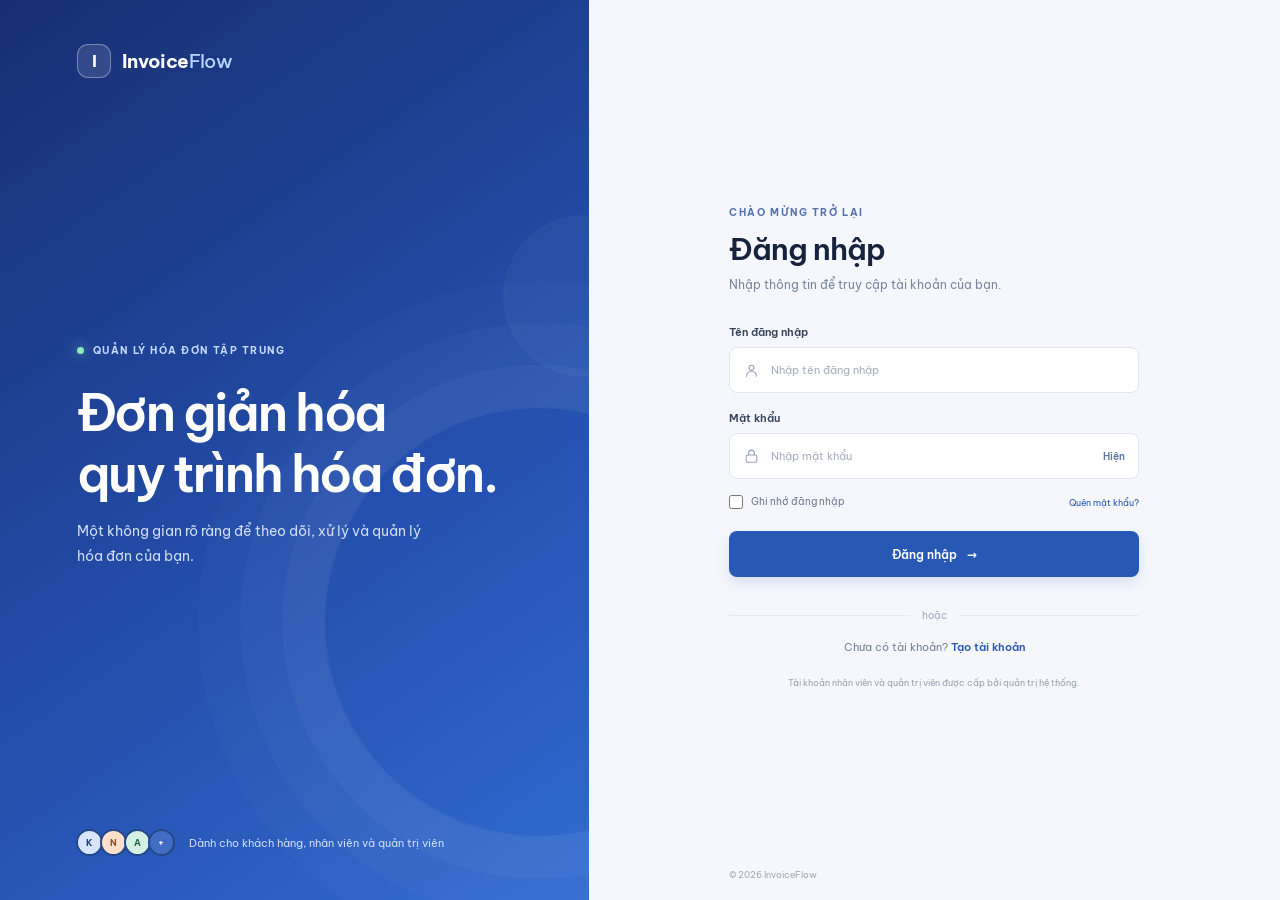
<file: frontend/index.html>
<!doctype html>
<html lang="vi">
<head>
  <meta charset="utf-8">
  <meta name="viewport" content="width=device-width, initial-scale=1">
  <meta name="theme-color" content="#f5f7fc">
  <title>Đăng nhập | InvoiceFlow</title>
  <link rel="preconnect" href="https://fonts.googleapis.com">
  <link rel="preconnect" href="https://fonts.gstatic.com" crossorigin>
  <link href="https://fonts.googleapis.com/css2?family=Be+Vietnam+Pro:wght@400;500;600;700&display=swap" rel="stylesheet">
  <link rel="stylesheet" href="shared/css/base.css">
  <link rel="stylesheet" href="shared/css/auth.css?v=2">
</head>
<body class="auth-page">
  <main class="auth-layout">
    <section class="welcome-panel" aria-label="Giới thiệu hệ thống">
      <a class="brand" href="index.html" aria-label="InvoiceFlow - Trang chủ">
        <span class="brand-mark" aria-hidden="true">I</span>
        <span>Invoice<span class="brand-light">Flow</span></span>
      </a>

      <div class="welcome-copy">
        <span class="eyebrow"><span class="eyebrow-dot"></span> QUẢN LÝ HÓA ĐƠN TẬP TRUNG</span>
        <h1>Đơn giản hóa<br>quy trình hóa đơn.</h1>
        <p>Một không gian rõ ràng để theo dõi, xử lý và quản lý hóa đơn của bạn.</p>
      </div>

      <div class="welcome-footer">
        <div class="avatar-stack" aria-hidden="true"><span>K</span><span>N</span><span>A</span><span>+</span></div>
        <span>Dành cho khách hàng, nhân viên và quản trị viên</span>
      </div>
      <div class="decor decor-one" aria-hidden="true"></div>
      <div class="decor decor-two" aria-hidden="true"></div>
    </section>

    <section class="form-panel">
      <div class="auth-card">
        <div class="mobile-brand brand">
          <span class="brand-mark" aria-hidden="true">I</span>
          <span>Invoice<span class="brand-light">Flow</span></span>
        </div>
        <div id="login-view">
        <div class="form-heading">
          <span class="form-kicker">CHÀO MỪNG TRỞ LẠI</span>
          <h2>Đăng nhập</h2>
          <p>Nhập thông tin để truy cập tài khoản của bạn.</p>
        </div>
        <form id="login-form" class="auth-form" novalidate>
          <label class="field-label" for="login-username">Tên đăng nhập</label>
          <div class="input-wrap">
            <svg class="input-icon" viewBox="0 0 24 24" aria-hidden="true"><circle cx="12" cy="8" r="3.5"></circle><path d="M5 20a7 7 0 0 1 14 0"></path></svg>
            <input id="login-username" name="username" type="text" placeholder="Nhập tên đăng nhập" autocomplete="username" required>
          </div>

          <div class="label-row"><label class="field-label" for="login-password">Mật khẩu</label></div>
          <div class="input-wrap">
            <svg class="input-icon" viewBox="0 0 24 24" aria-hidden="true"><rect x="4.5" y="10" width="15" height="10" rx="2"></rect><path d="M8 10V7a4 4 0 0 1 8 0v3"></path></svg>
            <input id="login-password" name="password" type="password" placeholder="Nhập mật khẩu" autocomplete="current-password" minlength="8" required>
            <button class="password-toggle" type="button" data-toggle-password="login-password" aria-label="Hiện mật khẩu">Hiện</button>
          </div>

          <div class="form-options">
            <label class="check-label"><input type="checkbox" name="remember"><span>Ghi nhớ đăng nhập</span></label>
            <a class="muted-note forgot-link" href="index.html#forgot-password" id="forgot-password-open">Quên mật khẩu?</a>
          </div>

          <button class="primary-button" type="submit">Đăng nhập <span aria-hidden="true">→</span></button>
          <p id="login-message" class="form-message" role="status" aria-live="polite"></p>
        </form>

        <div class="form-divider"><span>hoặc</span></div>
        <p class="switch-form">Chưa có tài khoản? <a href="register.html">Tạo tài khoản</a></p>
        <p class="staff-note">Tài khoản nhân viên và quản trị viên được cấp bởi quản trị hệ thống.</p>
        </div>
        <section id="password-recovery" class="password-recovery" hidden aria-live="polite">
          <div class="form-heading"><span class="form-kicker">KHÔI PHỤC TÀI KHOẢN</span><h2>Quên mật khẩu?</h2><p>Nhập tên đăng nhập quản trị để lấy mã OTP.</p></div>
          <form id="recovery-request-form" class="auth-form" novalidate>
            <label class="field-label" for="recovery-username">Tên đăng nhập</label>
            <div class="input-wrap"><input id="recovery-username" name="username" type="text" autocomplete="username" placeholder="Nhập tên đăng nhập" required></div>
            <button class="primary-button" type="submit">Lấy mã OTP <span aria-hidden="true">→</span></button>
            <p id="recovery-request-message" class="form-message" role="status" aria-live="polite"></p>
          </form>
          <p id="recovery-code-hint" class="recovery-code-hint" hidden></p>
          <form id="recovery-confirm-form" class="auth-form" hidden novalidate>
            <label class="field-label" for="recovery-code">Mã OTP</label>
            <div class="input-wrap"><input id="recovery-code" name="code" type="text" inputmode="numeric" autocomplete="one-time-code" maxlength="6" placeholder="Nhập mã 6 chữ số" required></div>
            <label class="field-label recovery-label" for="recovery-password">Mật khẩu mới</label>
            <div class="input-wrap"><input id="recovery-password" name="newPassword" type="password" autocomplete="new-password" minlength="8" placeholder="Tối thiểu 8 ký tự" required><button class="password-toggle" type="button" data-toggle-password="recovery-password" aria-label="Hiện mật khẩu">Hiện</button></div>
            <label class="field-label recovery-label" for="recovery-confirm-password">Nhập lại mật khẩu mới</label>
            <div class="input-wrap"><input id="recovery-confirm-password" name="confirmPassword" type="password" autocomplete="new-password" minlength="8" placeholder="Nhập lại mật khẩu mới" required></div>
            <button class="primary-button recovery-submit" type="submit">Đặt lại mật khẩu <span aria-hidden="true">→</span></button>
            <p id="recovery-confirm-message" class="form-message" role="status" aria-live="polite"></p>
          </form>
          <button class="back-to-login" id="back-to-login" type="button">← Quay lại đăng nhập</button>
        </section>
      </div>
      <footer class="page-footer"><span>© 2026 InvoiceFlow</span></footer>
    </section>
  </main>
  <script src="shared/js/config.js" defer></script>
  <script src="shared/js/auth.js?v=5" defer></script>
</body>
</html>
</file>
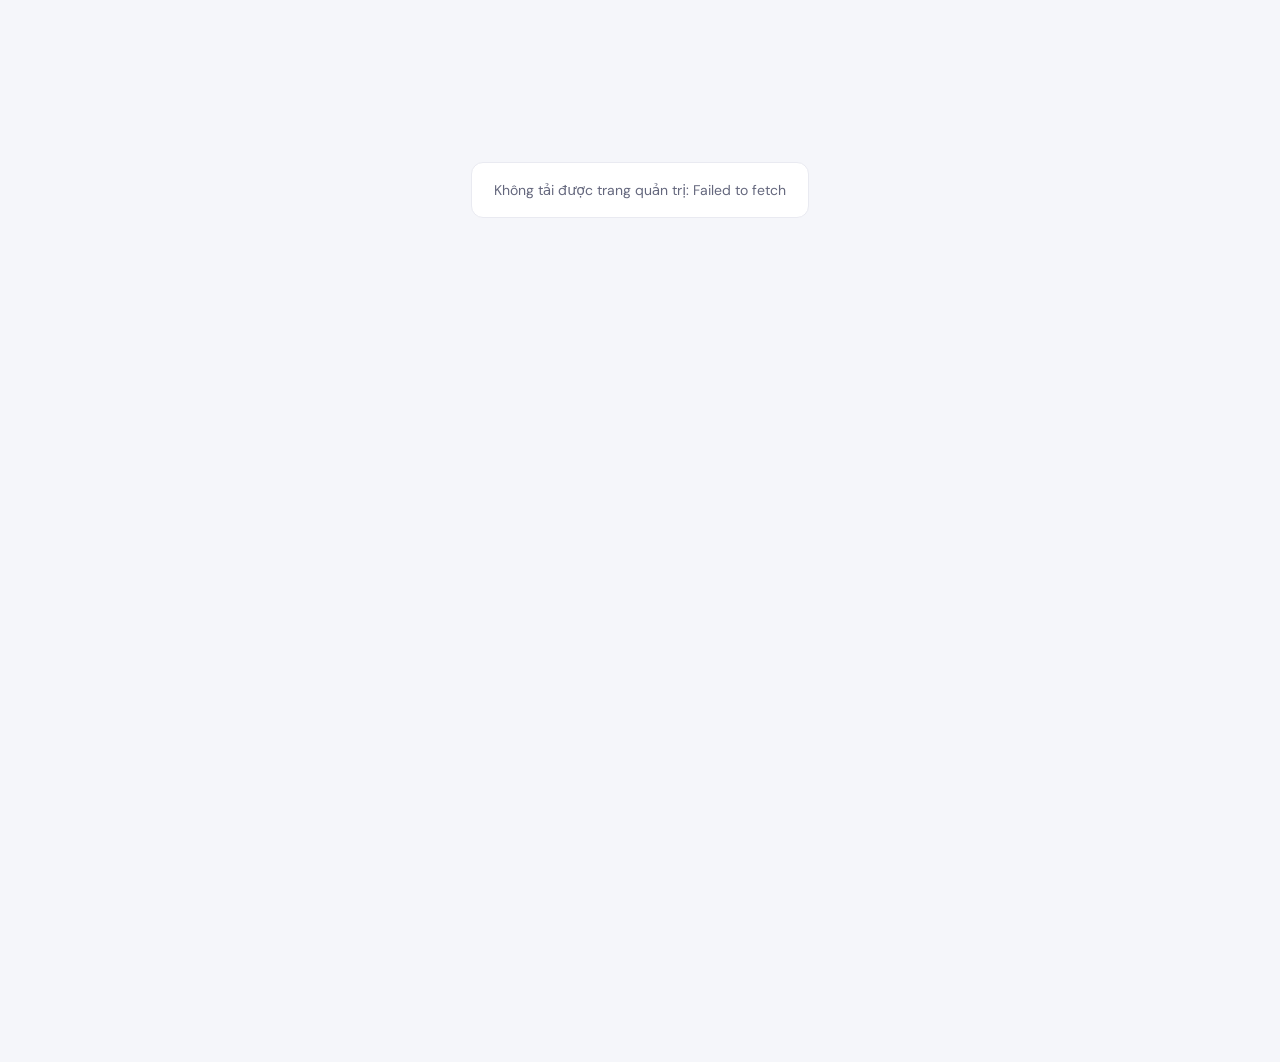
<file: frontend/admin/index.html>
<!doctype html>
<html lang="vi">
<head>
  <meta charset="utf-8">
  <meta name="viewport" content="width=device-width, initial-scale=1">
  <meta name="theme-color" content="#f5f7fb">
  <title>Tổng quan quản trị | InvoiceFlow</title>
  <link rel="preconnect" href="https://fonts.googleapis.com">
  <link rel="preconnect" href="https://fonts.gstatic.com" crossorigin>
  <link href="https://fonts.googleapis.com/css2?family=DM+Sans:wght@400;500;600;700&family=Manrope:wght@400;500;600;700;800&display=swap" rel="stylesheet">
  <link rel="stylesheet" href="../shared/css/base.css">
  <link rel="stylesheet" href="dashboard.css?v=9">
</head>
<body class="dashboard-page">
  <p id="admin-loading" class="session-loading" role="status">Đang xác thực phiên quản trị…</p>
  <div id="admin-content" class="app-shell" hidden>
    <aside class="sidebar" id="sidebar">
      <a class="brand" href="index.html" aria-label="InvoiceFlow, trang tổng quan">
        <span class="brand-icon" aria-hidden="true"><svg viewBox="0 0 24 24"><path d="M7 3.75h7l4 4v12.5H7a2 2 0 0 1-2-2v-12.5a2 2 0 0 1 2-2Z"/><path d="M14 4v4h4M8.5 12h7M8.5 15.5h7"/></svg></span>
        <span>invoice<span class="brand-light">flow</span></span>
      </a>
      <div class="workspace-label">KHÔNG GIAN LÀM VIỆC</div>
      <nav class="main-nav" aria-label="Điều hướng quản trị">
        <a class="nav-item active" href="#overview" aria-current="page"><span class="nav-icon"><svg viewBox="0 0 24 24"><rect x="3.5" y="3.5" width="7" height="7" rx="1.5"/><rect x="13.5" y="3.5" width="7" height="5" rx="1.5"/><rect x="13.5" y="11.5" width="7" height="9" rx="1.5"/><rect x="3.5" y="13.5" width="7" height="7" rx="1.5"/></svg></span>Tổng quan</a>
        <a class="nav-item" href="#accounts"><span class="nav-icon"><svg viewBox="0 0 24 24"><circle cx="9" cy="8" r="3.5"/><path d="M3 20v-1.5a6 6 0 0 1 12 0V20M17 8h4M19 6v4"/></svg></span>Quản lý tài khoản</a>
        <a class="nav-item" href="#permissions"><span class="nav-icon"><svg viewBox="0 0 24 24"><path d="M12 3 20 6v5c0 5-3.4 8.2-8 10-4.6-1.8-8-5-8-10V6l8-3Z"/><path d="m9 12 2 2 4-4"/></svg></span>Phân quyền người dùng</a>
        <a class="nav-item" href="#invoices"><span class="nav-icon"><svg viewBox="0 0 24 24"><path d="M6 3.5h12v17l-3-1.8-3 1.8-3-1.8-3 1.8v-17Z"/><path d="M9 8h6M9 12h6M9 16h3"/></svg></span>Quản lý hóa đơn<span class="nav-count">12</span></a>
        <a class="nav-item" href="#reports"><span class="nav-icon"><svg viewBox="0 0 24 24"><path d="M4 19V5M4 19h17"/><path d="m7 15 4-4 3 2 6-7"/></svg></span>Báo cáo, thống kê</a>
        <a class="nav-item" href="#inventory"><span class="nav-icon"><svg viewBox="0 0 24 24"><path d="m12 3 9 5-9 5-9-5 9-5Z"/><path d="m3 12 9 5 9-5M3 16l9 5 9-5M12 13v8"/></svg></span>Xem tồn kho</a>
      </nav>
    </aside>

    <main class="main-content" id="overview">
      <header class="topbar">
        <button class="mobile-menu" id="mobile-menu" type="button" aria-label="Mở điều hướng"><svg viewBox="0 0 24 24"><path d="M4 6h16M4 12h16M4 18h16"/></svg></button>
        <div class="breadcrumb">Trang quản trị <span>/</span> <strong>Tổng quan</strong></div>
        <div class="topbar-actions"><span class="today-label" id="today-label"></span><div class="notification-menu-wrap"><button class="icon-button notification-button" id="notification-toggle" aria-label="Thông báo" aria-haspopup="true" aria-expanded="false" aria-controls="notification-menu" type="button"><svg viewBox="0 0 24 24"><path d="M18 9a6 6 0 0 0-12 0c0 7-3 7-3 9h18c0-2-3-2-3-9M10 21h4"/></svg><i id="notification-dot"></i><span class="notification-count" id="notification-count" hidden></span></button><section class="notification-menu" id="notification-menu" aria-labelledby="notification-title" hidden><div class="notification-menu-heading"><div><h2 id="notification-title">Thông báo</h2><p id="notification-summary">Đang tải thông báo…</p></div><button id="notifications-mark-read" type="button">Đánh dấu đã xem</button></div><div class="notification-list" id="notification-list" aria-live="polite"><p class="notification-empty">Đang tải…</p></div><button class="notification-view-all" id="view-notifications-invoices" type="button">Xem danh sách hóa đơn <span>→</span></button></section></div><div class="profile-menu-wrap"><button class="profile-trigger" id="profile-menu-toggle" type="button" aria-label="Mở menu quản trị" aria-haspopup="true" aria-expanded="false" aria-controls="profile-menu"><span class="avatar" id="admin-avatar">V</span></button><div class="profile-menu" id="profile-menu" role="menu" hidden><a class="profile-menu-item settings-link" href="#settings" role="menuitem"><svg viewBox="0 0 24 24" aria-hidden="true"><circle cx="12" cy="12" r="3"/><path d="m19.4 15 .1.1a1.7 1.7 0 0 1-2.4 2.4l-.1-.1a1.7 1.7 0 0 0-2.9 1.2v.2a1.7 1.7 0 0 1-3.4 0v-.2a1.7 1.7 0 0 0-2.9-1.2l-.1.1a1.7 1.7 0 0 1-2.4-2.4l.1-.1a1.7 1.7 0 0 0-1.2-2.9H4a1.7 1.7 0 0 1 0-3.4h.2a1.7 1.7 0 0 0 1.2-2.9l-.1-.1a1.7 1.7 0 0 1 2.4-2.4l.1.1a1.7 1.7 0 0 0 2.9-1.2V2a1.7 1.7 0 0 1 3.4 0v.2a1.7 1.7 0 0 0 2.9 1.2l.1-.1a1.7 1.7 0 0 1 2.4 2.4l-.1.1a1.7 1.7 0 0 0 1.2 2.9h.2a1.7 1.7 0 0 1 0 3.4h-.2a1.7 1.7 0 0 0-1.2 2.9Z"/></svg>Cài đặt</a><button id="admin-logout" class="profile-menu-item logout-menu-item" type="button" role="menuitem"><svg viewBox="0 0 24 24" aria-hidden="true"><path d="M10 17l5-5-5-5M15 12H3M12 3h6a2 2 0 0 1 2 2v14a2 2 0 0 1-2 2h-6"/></svg>Đăng xuất</button></div></div></div>
      </header>

      <section class="page-heading">
        <div><p class="eyebrow"><span></span> BẢNG ĐIỀU KHIỂN</p><h1>Tổng quan</h1><p class="heading-subtitle">Chào mừng trở lại, <strong id="welcome-name">quản trị viên</strong>. Đây là tình hình hoạt động hôm nay.</p></div>
        <button class="date-filter" type="button"><svg viewBox="0 0 24 24"><rect x="3.5" y="5" width="17" height="15" rx="2"/><path d="M7.5 3v4M16.5 3v4M3.5 9h17"/></svg> 30 ngày qua <span class="chevron">⌄</span></button>
      </section>
      <section class="module-view" id="module-view" hidden aria-live="polite"></section>
      <div id="overview-content">
      <div class="demo-notice"><span>i</span><p><strong>Bản xem trước giao diện</strong> — các chỉ số và hóa đơn bên dưới là dữ liệu minh họa, chưa kết nối API nghiệp vụ.</p></div>

      <section class="metrics-grid" aria-label="Chỉ số tổng quan">
        <article class="metric-card"><div class="metric-top"><span>Tổng doanh thu</span><span class="metric-icon icon-violet"><svg viewBox="0 0 24 24"><path d="M4 18V9M10 18V5M16 18v-6M22 18V3"/></svg></span></div><div class="metric-value">₫248.6<span class="metric-unit">tr</span></div><div class="metric-foot"><span class="trend positive">↗ 12.8%</span><span>so với tháng trước</span></div><div class="sparkline spark-purple" aria-hidden="true"><svg viewBox="0 0 120 28" preserveAspectRatio="none"><path d="M0 23 C12 22 14 14 24 17 S39 23 49 14 64 16 73 11 86 17 96 8 109 12 120 2"/></svg></div></article>
        <article class="metric-card"><div class="metric-top"><span>Hóa đơn</span><span class="metric-icon icon-blue"><svg viewBox="0 0 24 24"><path d="M6 3.5h12v17l-3-1.8-3 1.8-3-1.8-3 1.8v-17Z"/><path d="M9 8h6M9 12h6"/></svg></span></div><div class="metric-value">1,284</div><div class="metric-foot"><span class="trend positive">↗ 8.2%</span><span>so với tháng trước</span></div><div class="sparkline spark-blue" aria-hidden="true"><svg viewBox="0 0 120 28" preserveAspectRatio="none"><path d="M0 20 C11 18 12 11 23 16 S39 23 48 13 61 17 71 10 85 14 94 7 109 10 120 3"/></svg></div></article>
        <article class="metric-card"><div class="metric-top"><span>Khách hàng</span><span class="metric-icon icon-green"><svg viewBox="0 0 24 24"><circle cx="9" cy="8" r="3.5"/><path d="M3 20v-1.5a6 6 0 0 1 12 0V20M16 5a3.5 3.5 0 0 1 0 6.8M18 14a5 5 0 0 1 3 4.5V20"/></svg></span></div><div class="metric-value">856</div><div class="metric-foot"><span class="trend positive">↗ 5.4%</span><span>so với tháng trước</span></div><div class="sparkline spark-green" aria-hidden="true"><svg viewBox="0 0 120 28" preserveAspectRatio="none"><path d="M0 21 C11 18 14 23 24 15 S38 19 48 14 61 15 70 10 83 15 94 7 108 8 120 3"/></svg></div></article>
        <article class="metric-card"><div class="metric-top"><span>Chờ thanh toán</span><span class="metric-icon icon-orange"><svg viewBox="0 0 24 24"><circle cx="12" cy="12" r="8.5"/><path d="M12 7v5l3 2"/></svg></span></div><div class="metric-value">₫32.4<span class="metric-unit">tr</span></div><div class="metric-foot"><span class="trend negative">↓ 2.1%</span><span>so với tháng trước</span></div><div class="sparkline spark-orange" aria-hidden="true"><svg viewBox="0 0 120 28" preserveAspectRatio="none"><path d="M0 5 C12 6 15 13 25 10 S39 6 49 14 64 11 73 17 85 13 96 21 108 17 120 25"/></svg></div></article>
      </section>

      <section class="content-grid">
        <article class="panel revenue-panel"><div class="panel-heading"><div><h2>Doanh thu</h2><p>Doanh thu hóa đơn đã thanh toán theo tháng</p></div><span class="period-select">Năm hiện tại</span></div><div class="chart-legend"><span><i class="legend-dot primary-dot"></i>Đã thanh toán</span></div><div class="chart-wrap"><div class="y-axis"><span>₫80tr</span><span>₫60tr</span><span>₫40tr</span><span>₫20tr</span><span>₫0</span></div><div class="chart-area"><div class="grid-lines"><i></i><i></i><i></i><i></i><i></i></div><svg class="revenue-chart" viewBox="0 0 700 220" preserveAspectRatio="none" role="img" aria-label="Biểu đồ doanh thu theo tháng"><defs><linearGradient id="revenueFill" x1="0" x2="0" y1="0" y2="1"><stop offset="0%" stop-color="#6758d8" stop-opacity=".19"/><stop offset="100%" stop-color="#6758d8" stop-opacity="0"/></linearGradient></defs><path class="previous-line" d=""/><path class="current-fill" d=""/><path class="current-line" d=""/><circle cx="0" cy="0" r="4" class="chart-point"/></svg><div class="x-axis"><span>T1</span><span>T2</span><span>T3</span><span>T4</span><span>T5</span><span>T6</span><span>T7</span><span>T8</span><span>T9</span><span>T10</span><span>T11</span><span>T12</span></div></div></div></article>
        <article class="panel status-panel"><div class="panel-heading"><div><h2>Trạng thái hóa đơn</h2><p>Tổng quan các hóa đơn hiện tại</p></div><button class="more-button" type="button" aria-label="Tùy chọn">···</button></div><div class="donut-area"><div class="donut"><div class="donut-center"><strong>1,284</strong><span>Tổng hóa đơn</span></div></div></div><div class="status-legend"><div><i class="status-dot paid-dot"></i><span>Đã thanh toán</span><strong>842 <small>65.6%</small></strong></div><div><i class="status-dot pending-dot"></i><span>Chờ thanh toán</span><strong>286 <small>22.3%</small></strong></div><div><i class="status-dot overdue-dot"></i><span>Quá hạn</span><strong>156 <small>12.1%</small></strong></div></div></article>
      </section>

      <section class="panel invoices-panel" id="invoices"><div class="panel-heading invoices-heading"><div><h2>Hóa đơn gần đây</h2><p>Theo dõi các giao dịch mới nhất</p></div><a class="view-all" href="#invoices">Xem tất cả <span>→</span></a></div><div class="table-scroll"><table><thead><tr><th>MÃ HÓA ĐƠN</th><th>KHÁCH HÀNG</th><th>NGÀY TẠO</th><th>SỐ TIỀN</th><th>TRẠNG THÁI</th><th></th></tr></thead><tbody>
        <tr><td><span class="invoice-id">#INV-2025-0842</span></td><td><span class="customer-cell"><span class="customer-avatar avatar-lilac">NA</span>Nguyễn An</span></td><td>17 Thg 11, 2026</td><td class="amount">₫12,500,000</td><td><span class="status-badge status-paid"><i></i>Đã thanh toán</span></td><td><button class="row-more" type="button" aria-label="Tùy chọn hóa đơn INV-2025-0842">···</button></td></tr>
        <tr><td><span class="invoice-id">#INV-2025-0841</span></td><td><span class="customer-cell"><span class="customer-avatar avatar-peach">TL</span>Trần Minh Long</span></td><td>16 Thg 11, 2026</td><td class="amount">₫8,250,000</td><td><span class="status-badge status-pending"><i></i>Chờ thanh toán</span></td><td><button class="row-more" type="button" aria-label="Tùy chọn hóa đơn INV-2025-0841">···</button></td></tr>
        <tr><td><span class="invoice-id">#INV-2025-0840</span></td><td><span class="customer-cell"><span class="customer-avatar avatar-mint">PH</span>Phạm Thu Hà</span></td><td>15 Thg 11, 2026</td><td class="amount">₫4,800,000</td><td><span class="status-badge status-overdue"><i></i>Quá hạn</span></td><td><button class="row-more" type="button" aria-label="Tùy chọn hóa đơn INV-2025-0840">···</button></td></tr>
        <tr><td><span class="invoice-id">#INV-2025-0839</span></td><td><span class="customer-cell"><span class="customer-avatar avatar-sky">LV</span>Lê Hoàng Vy</span></td><td>14 Thg 11, 2026</td><td class="amount">₫16,000,000</td><td><span class="status-badge status-paid"><i></i>Đã thanh toán</span></td><td><button class="row-more" type="button" aria-label="Tùy chọn hóa đơn INV-2025-0839">···</button></td></tr>
      </tbody></table></div><div class="table-footer"><span>Hiển thị <strong>4</strong> trong <strong>1,284</strong> hóa đơn</span><div class="pagination"><button type="button" disabled aria-label="Trang trước">‹</button><button class="page-current" type="button" aria-current="page">1</button><button type="button">2</button><button type="button">3</button><span>…</span><button type="button">12</button><button type="button" aria-label="Trang sau">›</button></div></div></section>
      </div>
      <footer class="page-bottom"><span>© 2026 InvoiceFlow</span><span>Bản xem trước • Dữ liệu minh họa</span></footer>
    </main>
  </div>
  <script src="../shared/js/config.js" defer></script>
  <script src="../shared/js/admin.js?v=11" defer></script>
</body>
</html>
</file>
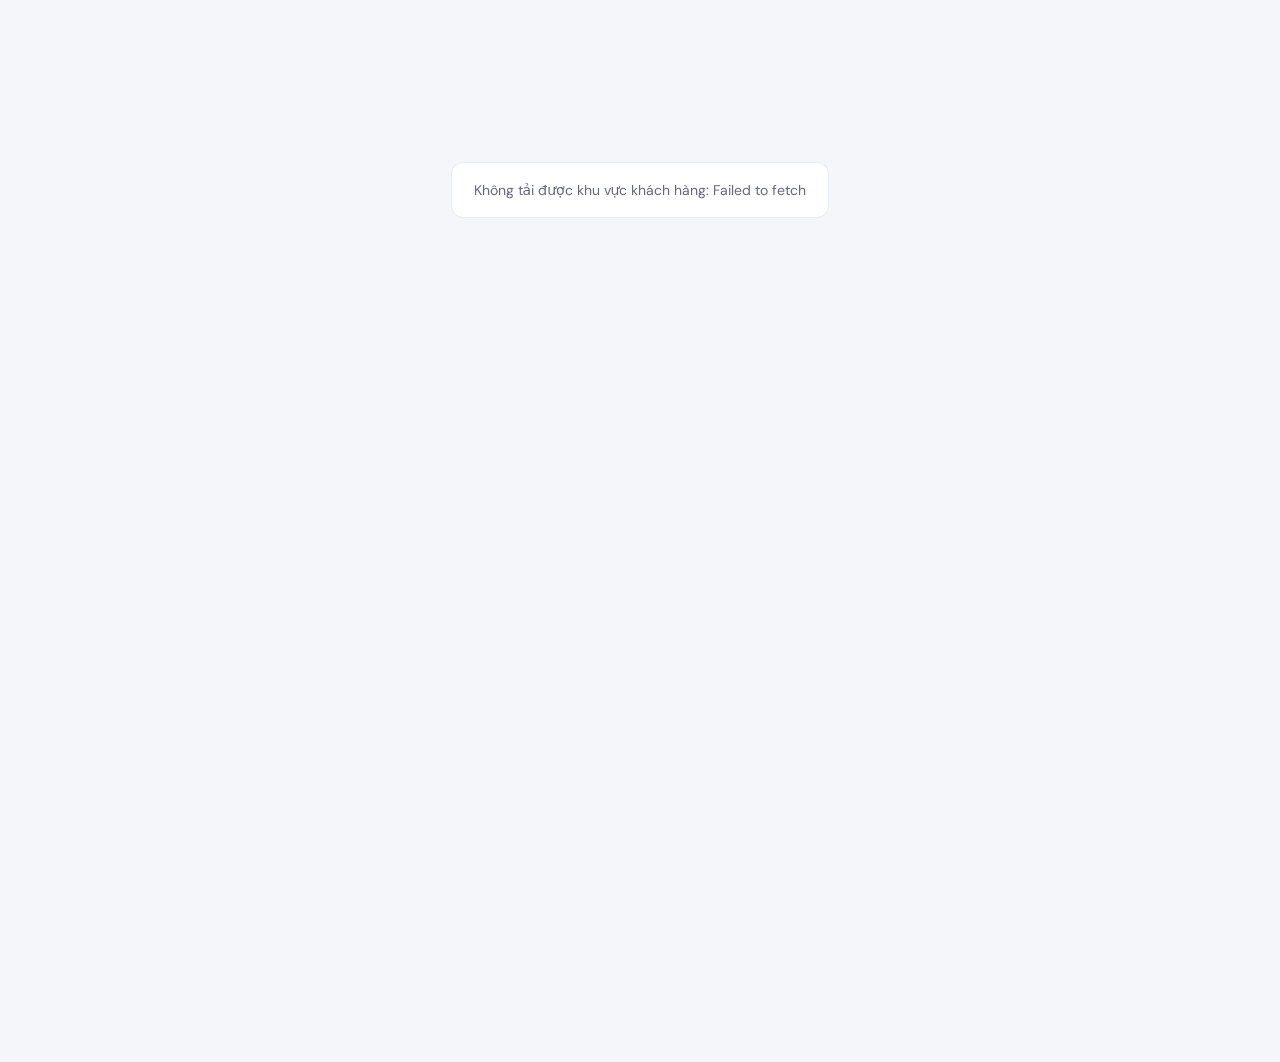
<file: frontend/customer/index.html>
<!doctype html>
<html lang="vi">
<head>
  <meta charset="utf-8">
  <meta name="viewport" content="width=device-width, initial-scale=1">
  <meta name="theme-color" content="#f5f7fb">
  <title>Khu vực khách hàng | InvoiceFlow</title>
  <link rel="preconnect" href="https://fonts.googleapis.com">
  <link rel="preconnect" href="https://fonts.gstatic.com" crossorigin>
  <link href="https://fonts.googleapis.com/css2?family=DM+Sans:wght@400;500;600;700&family=Manrope:wght@400;500;600;700;800&display=swap" rel="stylesheet">
  <link rel="stylesheet" href="../admin/dashboard.css?v=8">
  <link rel="stylesheet" href="customer.css?v=5">
</head>
<body class="dashboard-page customer-dashboard">
  <p id="customer-loading" class="session-loading" role="status">Đang xác thực phiên khách hàng…</p>
  <div id="customer-content" class="app-shell" hidden>
    <aside class="sidebar" id="customer-sidebar">
      <a class="brand" href="index.html" aria-label="InvoiceFlow - Tổng quan khách hàng"><span class="brand-icon" aria-hidden="true">I</span><span>invoice<span class="brand-light">flow</span></span></a>
      <div class="workspace-label">KHÔNG GIAN KHÁCH HÀNG</div>
      <nav class="main-nav" aria-label="Điều hướng khách hàng">
        <a class="nav-item active" href="#overview" data-customer-module="overview" aria-current="page"><span class="nav-icon"><svg viewBox="0 0 24 24"><rect x="3.5" y="3.5" width="7" height="7" rx="1.5"/><rect x="13.5" y="3.5" width="7" height="5" rx="1.5"/><rect x="13.5" y="11.5" width="7" height="9" rx="1.5"/><rect x="3.5" y="13.5" width="7" height="7" rx="1.5"/></svg></span>Tổng quan</a>
        <a class="nav-item" href="#items" data-customer-module="items"><span class="nav-icon"><svg viewBox="0 0 24 24"><path d="m12 3 9 5-9 5-9-5 9-5Z"/><path d="m3 12 9 5 9-5M3 16l9 5 9-5"/></svg></span>Mặt hàng</a>
        <a class="nav-item" href="#invoices" data-customer-module="invoices"><span class="nav-icon"><svg viewBox="0 0 24 24"><path d="M6 3.5h12v17l-3-1.8-3 1.8-3-1.8-3 1.8v-17Z"/><path d="M9 8h6M9 12h6M9 16h3"/></svg></span>Hóa đơn</a>
      </nav>
    </aside>
    <main class="main-content">
      <header class="topbar"><button class="mobile-menu" id="customer-mobile-menu" type="button" aria-label="Mở điều hướng"><svg viewBox="0 0 24 24"><path d="M4 6h16M4 12h16M4 18h16"/></svg></button><div class="breadcrumb">Không gian khách hàng <span>/</span> <strong id="customer-breadcrumb">Tổng quan</strong></div><div class="customer-top-profile"><span class="today-label" id="customer-date"></span><div class="notification-menu-wrap"><button class="icon-button notification-button" id="customer-notification-toggle" type="button" aria-label="Thông báo" aria-haspopup="true" aria-expanded="false" aria-controls="customer-notification-menu"><svg viewBox="0 0 24 24"><path d="M18 9a6 6 0 0 0-12 0c0 7-3 7-3 9h18c0-2-3-2-3-9M10 21h4"/></svg><i id="customer-notification-dot" hidden></i><span class="notification-count" id="customer-notification-count" hidden></span></button><section class="notification-menu" id="customer-notification-menu" aria-labelledby="customer-notification-title" hidden><div class="notification-menu-heading"><div><h2 id="customer-notification-title">Thông báo</h2><p id="customer-notification-summary">Đang tải thông báo…</p></div><button id="customer-notifications-mark-read" type="button">Đánh dấu đã xem</button></div><div class="notification-list" id="customer-notification-list" aria-live="polite"><p class="notification-empty">Đang tải…</p></div><button class="notification-view-all" id="customer-view-all-notifications" type="button">Xem tất cả thông báo <span>→</span></button></section></div><div class="customer-account-menu"><button class="customer-account-trigger" id="customer-account-trigger" type="button" aria-haspopup="true" aria-expanded="false" aria-controls="customer-account-dropdown" aria-label="Tài khoản khách hàng"><span class="avatar" id="customer-avatar">K</span></button><div class="customer-account-dropdown" id="customer-account-dropdown" hidden><span>Đã đăng nhập với tư cách</span><strong id="customer-menu-name">Khách hàng</strong><button class="customer-menu-action" type="button" data-open-customer="profile"><svg viewBox="0 0 24 24" aria-hidden="true"><circle cx="12" cy="8" r="3.5"/><path d="M4 20a8 8 0 0 1 16 0"/></svg>Thông tin cá nhân</button><button id="customer-logout" type="button"><svg viewBox="0 0 24 24" aria-hidden="true"><path d="M10 17l5-5-5-5M15 12H3m9-8h6a2 2 0 0 1 2 2v12a2 2 0 0 1-2 2h-6"/></svg>Đăng xuất</button></div></div></div></header>
      <section class="page-heading"><div><p class="eyebrow"><span></span> HÓA ĐƠN VÀ TÀI KHOẢN CỦA BẠN</p><h1 id="customer-page-title">Tổng quan</h1><p class="heading-subtitle" id="customer-page-description">Theo dõi hóa đơn và cập nhật thông tin cá nhân.</p></div></section>
      <section class="module-view" id="customer-module-view" hidden aria-live="polite"></section>
      <div id="customer-overview">
        <div class="customer-welcome"><div><span>INVOICEFLOW · CUSTOMER PORTAL</span><h2>Xin chào, <strong id="customer-welcome-name">khách hàng</strong></h2><p>Hóa đơn và trạng thái thanh toán của bạn được cập nhật tại đây.</p></div><button class="primary-button" type="button" data-open-customer="invoices">Xem hóa đơn</button></div>
        <section class="metrics-grid customer-metrics" aria-label="Tóm tắt hóa đơn"><article class="metric-card"><div class="metric-top">Tổng hóa đơn</div><div class="metric-value" id="customer-metric-total">—</div><div class="metric-foot">Hóa đơn của bạn</div></article><article class="metric-card"><div class="metric-top">Chờ thanh toán</div><div class="metric-value" id="customer-metric-pending">—</div><div class="metric-foot">Cần thanh toán</div></article><article class="metric-card"><div class="metric-top">Đã thanh toán</div><div class="metric-value" id="customer-metric-paid">—</div><div class="metric-foot">Đã hoàn tất</div></article><article class="metric-card"><div class="metric-top">Tổng cần thanh toán</div><div class="metric-value customer-money" id="customer-metric-amount">—</div><div class="metric-foot">Các hóa đơn đang mở</div></article></section>
        <section class="panel customer-recent-panel"><div class="panel-heading"><div><h2>Hóa đơn gần đây</h2><p>Theo dõi trạng thái và thanh toán khi cần</p></div><button class="customer-text-button" type="button" data-open-customer="invoices">Tất cả hóa đơn →</button></div><div class="table-scroll"><table><thead><tr><th>MÃ HÓA ĐƠN</th><th>MẶT HÀNG</th><th>NGÀY TẠO</th><th>SỐ TIỀN</th><th>TRẠNG THÁI</th><th>THAO TÁC</th></tr></thead><tbody id="customer-recent-invoices"><tr><td colspan="6">Đang tải…</td></tr></tbody></table></div></section>
        <section class="panel customer-notice-preview"><div class="panel-heading"><div><h2>Thông báo mới nhất</h2><p>Cập nhật trạng thái hóa đơn</p></div><button class="customer-text-button" type="button" data-open-customer="notifications">Xem thông báo →</button></div><div id="customer-notice-latest" class="customer-latest-notice">Đang tải…</div></section>
      </div>
      <footer class="page-bottom"><span>© 2026 InvoiceFlow</span><span>Khu vực khách hàng</span></footer>
    </main>
    <button class="customer-support-fab" type="button" data-open-customer="support" aria-label="Mở chăm sóc khách hàng" title="Chăm sóc khách hàng"><svg viewBox="0 0 24 24" aria-hidden="true"><path d="M4 13v-2a8 8 0 0 1 16 0v2M4 13H3v4h4v-4H4Zm16 0h1v4h-4v-4h3ZM7 20h5"/></svg></button>
  </div>
  <script src="../shared/js/config.js" defer></script>
  <script src="customer.js?v=5" defer></script>
</body>
</html>
</file>
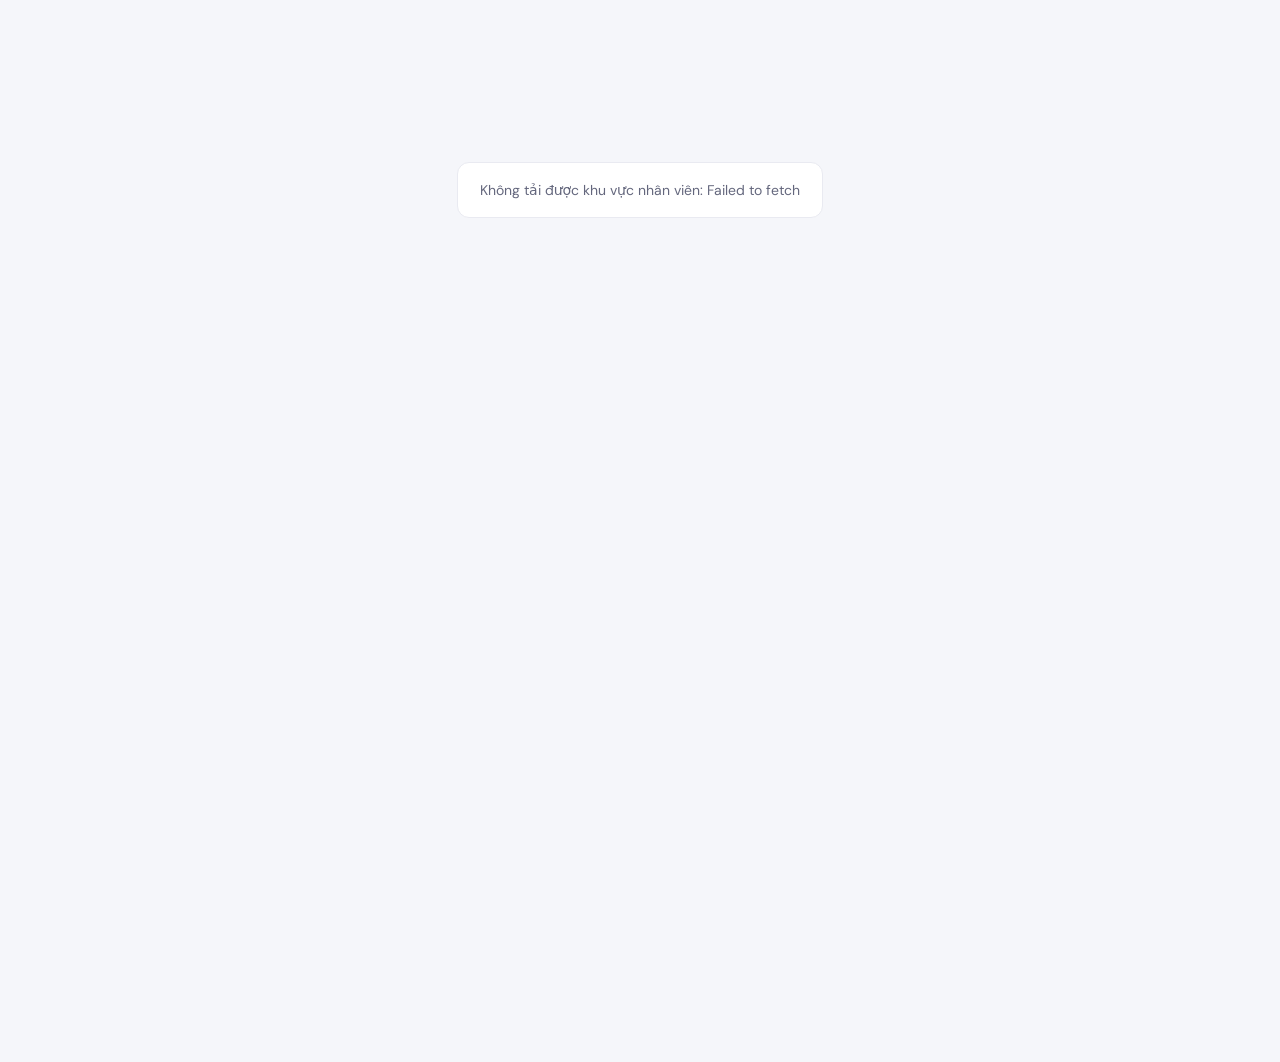
<file: frontend/staff/index.html>
<!doctype html>
<html lang="vi">
<head>
  <meta charset="utf-8">
  <meta name="viewport" content="width=device-width, initial-scale=1">
  <meta name="theme-color" content="#f5f7fb">
  <title>Khu vực nhân viên | InvoiceFlow</title>
  <link rel="preconnect" href="https://fonts.googleapis.com">
  <link rel="preconnect" href="https://fonts.gstatic.com" crossorigin>
  <link href="https://fonts.googleapis.com/css2?family=DM+Sans:wght@400;500;600;700&family=Manrope:wght@400;500;600;700;800&display=swap" rel="stylesheet">
  <link rel="stylesheet" href="../admin/dashboard.css?v=8">
  <link rel="stylesheet" href="staff.css?v=5">
</head>
<body class="dashboard-page staff-dashboard">
  <p id="staff-loading" class="session-loading" role="status">Đang xác thực phiên nhân viên…</p>
  <div id="staff-content" class="app-shell" hidden>
    <aside class="sidebar" id="staff-sidebar">
      <a class="brand" href="index.html" aria-label="InvoiceFlow - Tổng quan nhân viên"><span class="brand-icon" aria-hidden="true">I</span><span>invoice<span class="brand-light">flow</span></span></a>
      <div class="workspace-label">KHÔNG GIAN NHÂN VIÊN</div>
      <nav class="main-nav" aria-label="Điều hướng nhân viên">
        <a class="nav-item active" href="#overview" data-staff-module="overview" aria-current="page"><span class="nav-icon"><svg viewBox="0 0 24 24"><rect x="3.5" y="3.5" width="7" height="7" rx="1.5"/><rect x="13.5" y="3.5" width="7" height="5" rx="1.5"/><rect x="13.5" y="11.5" width="7" height="9" rx="1.5"/><rect x="3.5" y="13.5" width="7" height="7" rx="1.5"/></svg></span>Tổng quan</a>
        <a class="nav-item" href="#customers" data-staff-module="customers"><span class="nav-icon"><svg viewBox="0 0 24 24"><circle cx="9" cy="8" r="3.5"/><path d="M3 20v-1.5a6 6 0 0 1 12 0V20M17 8h4M19 6v4"/></svg></span>Quản lý khách hàng</a>
        <a class="nav-item" href="#invoices" data-staff-module="invoices"><span class="nav-icon"><svg viewBox="0 0 24 24"><path d="M6 3.5h12v17l-3-1.8-3 1.8-3-1.8-3 1.8v-17Z"/><path d="M9 8h6M9 12h6M9 16h3"/></svg></span>Quản lý hóa đơn</a>
        <a class="nav-item" href="#search" data-staff-module="search"><span class="nav-icon"><svg viewBox="0 0 24 24"><circle cx="10.8" cy="10.8" r="6.8"/><path d="m16 16 4.5 4.5"/></svg></span>Tra cứu hóa đơn</a>
      </nav>
    </aside>
    <main class="main-content">
      <header class="topbar"><button class="mobile-menu" id="staff-mobile-menu" type="button" aria-label="Mở điều hướng"><svg viewBox="0 0 24 24"><path d="M4 6h16M4 12h16M4 18h16"/></svg></button><div class="breadcrumb">Không gian nhân viên <span>/</span> <strong id="staff-breadcrumb">Tổng quan</strong></div><div class="staff-topbar-profile"><span class="today-label" id="staff-date"></span><div class="staff-account-menu"><button class="staff-account-trigger" id="staff-account-trigger" type="button" aria-haspopup="true" aria-expanded="false" aria-controls="staff-account-dropdown" aria-label="Tài khoản nhân viên"><span class="avatar" id="staff-top-avatar">H</span></button><div class="staff-account-dropdown" id="staff-account-dropdown" hidden><span class="staff-account-label">Đã đăng nhập với tư cách</span><strong id="staff-dropdown-username">Nhân viên</strong><button class="staff-logout" id="staff-logout" type="button"><svg viewBox="0 0 24 24" aria-hidden="true"><path d="M10 17l5-5-5-5M15 12H3m9-8h6a2 2 0 0 1 2 2v12a2 2 0 0 1-2 2h-6"/></svg>Đăng xuất</button></div></div></div></header>
      <section class="page-heading"><div><p class="eyebrow"><span></span> BÀN LÀM VIỆC NHÂN VIÊN</p><h1 id="staff-page-title">Tổng quan</h1><p class="heading-subtitle" id="staff-page-description">Theo dõi khách hàng và xử lý hóa đơn trong ngày.</p></div></section>
      <section class="module-view" id="staff-module-view" hidden aria-live="polite"></section>
      <div id="staff-overview">
        <div class="staff-welcome"><div><span>INVOICEFLOW · STAFF WORKSPACE</span><h2>Xin chào, <strong id="staff-welcome-name">nhân viên</strong></h2><p>Thông tin khách hàng và hóa đơn được cập nhật từ hệ thống.</p></div><button class="primary-button" type="button" data-open-staff="invoices">+ Tạo hóa đơn</button></div>
        <section class="metrics-grid staff-metrics" aria-label="Chỉ số công việc"><article class="metric-card"><div class="metric-top">Khách hàng</div><div class="metric-value" id="staff-metric-customers">—</div><div class="metric-foot">Tài khoản đang hoạt động</div></article><article class="metric-card"><div class="metric-top">Tổng hóa đơn</div><div class="metric-value" id="staff-metric-invoices">—</div><div class="metric-foot">Tất cả trạng thái</div></article><article class="metric-card"><div class="metric-top">Chờ thanh toán</div><div class="metric-value" id="staff-metric-pending">—</div><div class="metric-foot">Cần theo dõi</div></article><article class="metric-card"><div class="metric-top">Đã thanh toán</div><div class="metric-value" id="staff-metric-paid">—</div><div class="metric-foot">Đã xác nhận</div></article></section>
        <section class="panel staff-recent-panel"><div class="panel-heading"><div><h2>Hóa đơn gần đây</h2><p>Kiểm tra và xác nhận tình trạng thanh toán</p></div><button class="staff-text-button" type="button" data-open-staff="invoices">Quản lý hóa đơn →</button></div><div class="table-scroll"><table><thead><tr><th>MÃ HÓA ĐƠN</th><th>KHÁCH HÀNG</th><th>MẶT HÀNG</th><th>NGÀY TẠO</th><th>SỐ TIỀN</th><th>TRẠNG THÁI</th><th>THAO TÁC</th></tr></thead><tbody id="staff-recent-invoices"><tr><td colspan="7">Đang tải dữ liệu…</td></tr></tbody></table></div></section>
      </div>
      <footer class="page-bottom"><span>© 2026 InvoiceFlow</span><span>Khu vực nhân viên</span></footer>
    </main>
    <button class="staff-support-fab" id="staff-support-fab" type="button" data-open-staff="support" aria-label="Mở hỗ trợ khách hàng" title="Hỗ trợ khách hàng"><svg viewBox="0 0 24 24" aria-hidden="true"><path d="M4 13v-2a8 8 0 0 1 16 0v2M4 13H3v4h4v-4H4Zm16 0h1v4h-4v-4h3ZM7 20h5"/></svg></button>
  </div>
  <script src="../shared/js/config.js" defer></script>
  <script src="staff.js?v=4" defer></script>
</body>
</html>
</file>
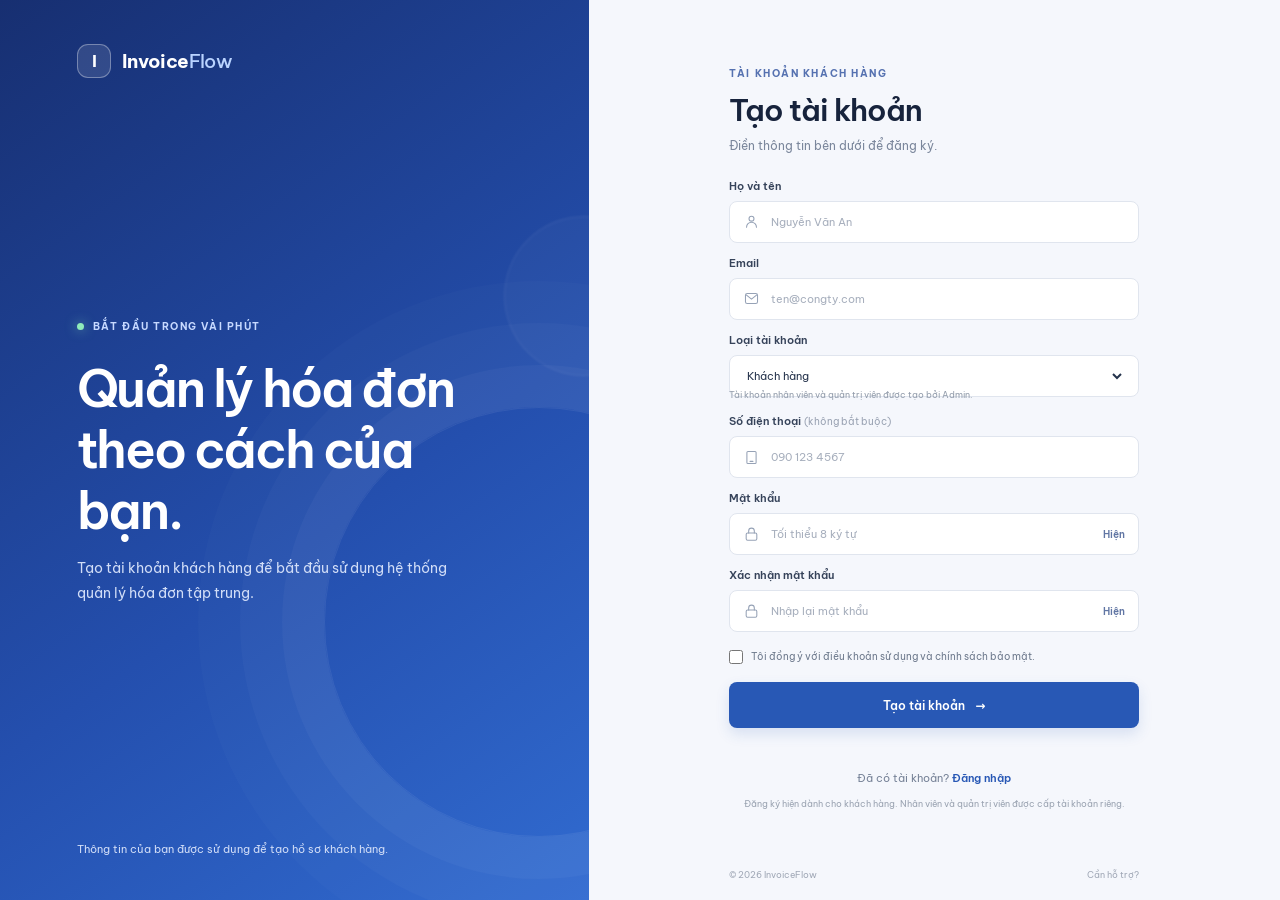
<file: frontend/register.html>
<!doctype html>
<html lang="vi">
<head>
  <meta charset="utf-8">
  <meta name="viewport" content="width=device-width, initial-scale=1">
  <meta name="theme-color" content="#f5f7fc">
  <title>Tạo tài khoản | InvoiceFlow</title>
  <link rel="preconnect" href="https://fonts.googleapis.com">
  <link rel="preconnect" href="https://fonts.gstatic.com" crossorigin>
  <link href="https://fonts.googleapis.com/css2?family=Be+Vietnam+Pro:wght@400;500;600;700&display=swap" rel="stylesheet">
  <link rel="stylesheet" href="shared/css/base.css">
  <link rel="stylesheet" href="shared/css/auth.css?v=2">
</head>
<body class="auth-page">
  <main class="auth-layout register-layout">
    <section class="welcome-panel" aria-label="Giới thiệu hệ thống">
      <a class="brand" href="index.html" aria-label="InvoiceFlow - Trang chủ">
        <span class="brand-mark" aria-hidden="true">I</span>
        <span>Invoice<span class="brand-light">Flow</span></span>
      </a>
      <div class="welcome-copy">
        <span class="eyebrow"><span class="eyebrow-dot"></span> BẮT ĐẦU TRONG VÀI PHÚT</span>
        <h1>Quản lý hóa đơn<br>theo cách của bạn.</h1>
        <p>Tạo tài khoản khách hàng để bắt đầu sử dụng hệ thống quản lý hóa đơn tập trung.</p>
      </div>
      <div class="welcome-footer"><span class="welcome-caption">Thông tin của bạn được sử dụng để tạo hồ sơ khách hàng.</span></div>
      <div class="decor decor-one" aria-hidden="true"></div>
      <div class="decor decor-two" aria-hidden="true"></div>
    </section>

    <section class="form-panel">
      <div class="auth-card register-card">
        <div class="mobile-brand brand"><span class="brand-mark" aria-hidden="true">I</span><span>Invoice<span class="brand-light">Flow</span></span></div>
        <div class="form-heading">
          <span class="form-kicker">TÀI KHOẢN KHÁCH HÀNG</span>
          <h2>Tạo tài khoản</h2>
          <p>Điền thông tin bên dưới để đăng ký.</p>
        </div>

        <form id="register-form" class="auth-form" novalidate>
          <label class="field-label" for="register-name">Họ và tên</label>
          <div class="input-wrap">
            <svg class="input-icon" viewBox="0 0 24 24" aria-hidden="true"><circle cx="12" cy="8" r="3.5"></circle><path d="M5 20a7 7 0 0 1 14 0"></path></svg>
            <input id="register-name" name="fullName" type="text" placeholder="Nguyễn Văn An" autocomplete="name" minlength="2" maxlength="120" required>
          </div>

          <label class="field-label" for="register-email">Email</label>
          <div class="input-wrap">
            <svg class="input-icon" viewBox="0 0 24 24" aria-hidden="true"><rect x="3.5" y="5" width="17" height="14" rx="2.5"></rect><path d="m4.5 7 7.5 6 7.5-6"></path></svg>
            <input id="register-email" name="email" type="email" placeholder="ten@congty.com" autocomplete="email" required>
          </div>

          <label class="field-label" for="register-role">Loại tài khoản</label>
          <div class="input-wrap role-select-wrap">
            <select id="register-role" name="role" aria-label="Chọn vai trò">
              <option value="customer">Khách hàng</option>
            </select>
          </div>
          <p class="register-role-note">Tài khoản nhân viên và quản trị viên được tạo bởi Admin.</p>

          <label class="field-label" for="register-phone">Số điện thoại <span class="optional">(không bắt buộc)</span></label>
          <div class="input-wrap">
            <svg class="input-icon" viewBox="0 0 24 24" aria-hidden="true"><path d="M7 3.5h10A1.5 1.5 0 0 1 18.5 5v14a1.5 1.5 0 0 1-1.5 1.5H7A1.5 1.5 0 0 1 5.5 19V5A1.5 1.5 0 0 1 7 3.5Z"></path><path d="M10 17.5h4"></path></svg>
            <input id="register-phone" name="phone" type="tel" placeholder="090 123 4567" autocomplete="tel" inputmode="tel">
          </div>

          <label class="field-label" for="register-password">Mật khẩu</label>
          <div class="input-wrap">
            <svg class="input-icon" viewBox="0 0 24 24" aria-hidden="true"><rect x="4.5" y="10" width="15" height="10" rx="2"></rect><path d="M8 10V7a4 4 0 0 1 8 0v3"></path></svg>
            <input id="register-password" name="password" type="password" placeholder="Tối thiểu 8 ký tự" autocomplete="new-password" minlength="8" required>
            <button class="password-toggle" type="button" data-toggle-password="register-password" aria-label="Hiện mật khẩu">Hiện</button>
          </div>

          <label class="field-label" for="register-confirm">Xác nhận mật khẩu</label>
          <div class="input-wrap">
            <svg class="input-icon" viewBox="0 0 24 24" aria-hidden="true"><rect x="4.5" y="10" width="15" height="10" rx="2"></rect><path d="M8 10V7a4 4 0 0 1 8 0v3"></path></svg>
            <input id="register-confirm" name="confirmPassword" type="password" placeholder="Nhập lại mật khẩu" autocomplete="new-password" minlength="8" required>
            <button class="password-toggle" type="button" data-toggle-password="register-confirm" aria-label="Hiện mật khẩu">Hiện</button>
          </div>

          <label class="check-label terms-check"><input id="register-terms" name="terms" type="checkbox" required><span>Tôi đồng ý với điều khoản sử dụng và chính sách bảo mật.</span></label>
          <button class="primary-button" type="submit">Tạo tài khoản <span aria-hidden="true">→</span></button>
          <p id="register-message" class="form-message" role="status" aria-live="polite"></p>
        </form>
        <p class="switch-form register-switch">Đã có tài khoản? <a href="index.html">Đăng nhập</a></p>
        <p class="staff-note">Đăng ký hiện dành cho khách hàng. Nhân viên và quản trị viên được cấp tài khoản riêng.</p>
      </div>
      <footer class="page-footer"><span>© 2026 InvoiceFlow</span><a href="mailto:support@example.com">Cần hỗ trợ?</a></footer>
    </section>
  </main>
  <script src="shared/js/auth.js?v=4" defer></script>
</body>
</html>
</file>
<file: frontend/shared/css/base.css>
:root {
  color-scheme: light;
  font-family: system-ui, "Segoe UI", sans-serif;
  color: #172033;
  background: #f4f6fa;
}

* { box-sizing: border-box; }
body { margin: 0; min-height: 100vh; }
.shell { width: min(920px, calc(100% - 32px)); margin: 12vh auto; }
h1 { margin-bottom: 8px; }
nav { display: flex; flex-wrap: wrap; gap: 12px; margin-top: 28px; }
nav a { padding: 12px 18px; border: 1px solid #cbd3e1; border-radius: 8px; color: inherit; background: white; text-decoration: none; }
nav a:hover, nav a:focus-visible { border-color: #3157c8; outline: 2px solid #3157c833; }
</file>
<file: frontend/shared/css/auth.css>
/* Shared styles for the sign-in and registration screens. */
:root {
  font-family: "Be Vietnam Pro", system-ui, "Segoe UI", sans-serif;
  color: #17233c;
  background: #f5f7fc;
  font-synthesis: none;
  text-rendering: optimizeLegibility;
}

.auth-page { min-height: 100vh; background: #f5f7fc; }
.auth-layout { display: grid; grid-template-columns: minmax(380px, 0.92fr) minmax(480px, 1.08fr); min-height: 100vh; }
.welcome-panel { position: relative; display: flex; min-height: 100vh; flex-direction: column; justify-content: space-between; overflow: hidden; padding: 44px clamp(32px, 6vw, 88px); color: #fff; background: linear-gradient(145deg, #172f71 0%, #244fae 58%, #316bd0 100%); }
.brand { position: relative; z-index: 1; display: inline-flex; width: max-content; align-items: center; gap: 11px; color: inherit; font-size: 19px; font-weight: 700; letter-spacing: -0.6px; text-decoration: none; }
.brand-mark { display: grid; width: 34px; height: 34px; place-items: center; border: 1px solid #ffffff55; border-radius: 11px; background: #ffffff1c; color: #fff; font-size: 17px; font-weight: 700; }
.brand-light { color: #b9d3ff; font-weight: 500; }
.welcome-copy { position: relative; z-index: 1; max-width: 500px; margin: 42px 0; }
.eyebrow, .form-kicker { display: inline-flex; align-items: center; gap: 9px; font-size: 10px; font-weight: 700; letter-spacing: 1.55px; }
.eyebrow { color: #c7d9ff; }
.eyebrow-dot { width: 7px; height: 7px; border-radius: 50%; background: #8febb9; box-shadow: 0 0 12px #8febb9a8; }
.welcome-copy h1 { margin: 24px 0 15px; font-size: clamp(34px, 4vw, 51px); font-weight: 600; letter-spacing: -2.4px; line-height: 1.2; }
.welcome-copy p { max-width: 370px; margin: 0; color: #d1ddf7; font-size: 14px; line-height: 1.8; }
.welcome-footer { position: relative; z-index: 1; display: flex; align-items: center; gap: 14px; color: #d1ddf7; font-size: 11px; }
.avatar-stack { display: flex; padding-left: 2px; }
.avatar-stack span { display: grid; width: 27px; height: 27px; margin-left: -3px; place-items: center; border: 2px solid #244887; border-radius: 50%; background: #d7e5ff; color: #23417d; font-size: 9px; font-weight: 700; }
.avatar-stack span:nth-child(2) { background: #ffe0ca; color: #8c5028; }
.avatar-stack span:nth-child(3) { background: #d4f0e5; color: #22694c; }
.avatar-stack span:nth-child(4) { background: #416dc4; color: white; }
.welcome-caption { max-width: 320px; }
.decor { position: absolute; pointer-events: none; border: 1px solid #ffffff12; border-radius: 50%; }
.decor-one { right: -165px; bottom: 7%; width: 430px; height: 430px; box-shadow: 0 0 0 42px #ffffff08, 0 0 0 84px #ffffff06, 0 0 0 126px #ffffff04; }
.decor-two { top: 24%; right: -75px; width: 160px; height: 160px; background: #ffffff08; filter: blur(1px); }
.form-panel { display: flex; flex-direction: column; justify-content: center; min-width: 0; padding: 46px clamp(28px, 7vw, 104px) 20px; }
.auth-card { width: 100%; max-width: 410px; margin: auto; }
.form-heading { margin-bottom: 30px; }
.form-kicker { color: #5571b0; }
.form-heading h2 { margin: 10px 0 7px; color: #17233c; font-size: 30px; font-weight: 600; letter-spacing: -1.1px; }
.form-heading p { margin: 0; color: #7b879c; font-size: 12px; line-height: 1.7; }
.auth-form { display: flex; flex-direction: column; }
.field-label { margin: 0 0 8px; color: #36435a; font-size: 11px; font-weight: 600; }
.auth-form > .field-label:not(:first-child) { margin-top: 17px; }
.optional { color: #9aa3b3; font-size: 10px; font-weight: 400; }
.input-wrap { display: flex; min-height: 46px; align-items: center; gap: 11px; padding: 0 13px; border: 1px solid #e0e5ee; border-radius: 8px; background: #fff; transition: border-color .15s ease, box-shadow .15s ease; }
.input-wrap:focus-within { border-color: #5478cc; box-shadow: 0 0 0 3px #5478cc18; }
.input-icon { width: 17px; height: 17px; flex: 0 0 auto; fill: none; stroke: #96a2b6; stroke-linecap: round; stroke-linejoin: round; stroke-width: 1.5; }
.input-wrap input { width: 100%; min-width: 0; height: 44px; padding: 0; border: 0; outline: 0; background: transparent; color: #25334c; font: inherit; font-size: 11px; }
.input-wrap input::placeholder { color: #a7afbd; }
.role-label { margin-top: 17px !important; }
.role-select-wrap select { width: 100%; height: 42px; border: 0; outline: 0; background: transparent; color: #25334c; font: inherit; font-size: 11px; cursor: pointer; }
.password-toggle { flex: 0 0 auto; padding: 6px 0 6px 6px; border: 0; background: transparent; color: #6176a4; cursor: pointer; font: inherit; font-size: 10px; font-weight: 600; }
.label-row { display: flex; justify-content: space-between; margin-top: 18px; }
.label-row .field-label { margin-bottom: 8px; }
.form-options { display: flex; align-items: center; justify-content: space-between; gap: 10px; margin: 15px 0 21px; }
.check-label { display: flex; align-items: flex-start; gap: 8px; color: #6e7a8d; font-size: 10px; line-height: 1.6; cursor: pointer; }
.check-label input { width: 14px; height: 14px; flex: 0 0 auto; margin: 1px 0 0; accent-color: #315db8; }
.muted-note { color: #98a1b0; font-size: 9px; text-align: right; }
.primary-button { display: flex; min-height: 46px; align-items: center; justify-content: center; gap: 10px; border: 0; border-radius: 8px; background: #2858b5; box-shadow: 0 6px 14px #2858b525; color: white; cursor: pointer; font: inherit; font-size: 12px; font-weight: 600; transition: background .15s ease, transform .15s ease; }
.primary-button:hover { transform: translateY(-1px); background: #204a9c; }
.primary-button:disabled { transform: none; opacity: .72; cursor: wait; }
.primary-button:focus-visible, .password-toggle:focus-visible, a:focus-visible { outline: 3px solid #7497e477; outline-offset: 3px; }
.form-message { min-height: 16px; margin: 10px 0 0; color: #b34242; font-size: 10px; line-height: 1.55; }
.form-message.success { color: #267348; }
.form-divider { display: flex; align-items: center; gap: 12px; margin: 6px 0 18px; color: #a1aabb; font-size: 10px; }
.form-divider::before, .form-divider::after { height: 1px; flex: 1; background: #e8ebf1; content: ""; }
.switch-form { margin: 0; color: #768297; font-size: 11px; text-align: center; }
.switch-form a, .terms-check a { color: #2858b5; font-weight: 600; text-decoration: none; }
.switch-form a:hover, .terms-check a:hover { text-decoration: underline; }
.staff-note { margin: 22px 0 0; color: #9aa3b1; font-size: 9px; line-height: 1.65; text-align: center; }
.page-footer { display: flex; justify-content: space-between; width: 100%; max-width: 410px; margin: 24px auto 0; color: #a0a8b6; font-size: 9px; }
.page-footer a { color: inherit; text-decoration: none; }
.page-footer a:hover { color: #315db8; }
.mobile-brand { display: none; }
.register-layout .form-panel { padding-top: 28px; }
.register-card .form-heading { margin-bottom: 22px; }
.register-card .auth-form > .field-label:not(:first-child) { margin-top: 13px; }
.register-card .input-wrap, .register-card .input-wrap input { min-height: 42px; height: 40px; }
.register-card .terms-check { margin: 17px 0; }
.register-switch { margin-top: 17px; }
.register-card .staff-note { margin-top: 12px; }
.password-recovery[hidden],#login-view[hidden],#recovery-confirm-form[hidden],#recovery-code-hint[hidden]{display:none!important}.forgot-link{color:#2858b5;text-decoration:none}.forgot-link:hover{text-decoration:underline}.password-recovery .form-heading{margin-bottom:24px}.password-recovery .recovery-label{margin-top:15px}.password-recovery .recovery-submit{margin-top:20px}.back-to-login{margin-top:12px;padding:6px 0;border:0;background:transparent;color:#526fae;font:inherit;font-size:11px;font-weight:600;cursor:pointer}.back-to-login:hover{text-decoration:underline}.recovery-code-hint{margin:12px 0;padding:10px 12px;border:1px solid #dcecdf;border-radius:7px;background:#f3faf5;color:#267348;font-size:11px;line-height:1.6}.recovery-code-hint strong{font-size:14px;letter-spacing:1px}

@media (max-width: 850px) {
  .auth-layout { grid-template-columns: minmax(280px, .75fr) minmax(430px, 1.25fr); }
  .welcome-panel { padding-right: 34px; padding-left: 34px; }
  .form-panel { padding-right: 35px; padding-left: 35px; }
}
@media (max-width: 680px) {
  .auth-layout { display: block; min-height: 100vh; }
  .welcome-panel { display: none; }
  .form-panel { min-height: 100vh; padding: 28px 22px 18px; }
  .auth-card { max-width: 430px; }
  .mobile-brand { display: inline-flex; margin-bottom: 34px; color: #203b79; }
  .mobile-brand .brand-mark { border-color: #d9e3f6; background: #e9effb; color: #2858b5; }
  .mobile-brand .brand-light { color: #6380bc; }
  .form-heading { margin-bottom: 25px; }
  .register-layout .form-panel { padding-top: 25px; }
  .register-card .mobile-brand { margin-bottom: 22px; }
}
@media (max-width: 390px) {
  .form-panel { padding-right: 17px; padding-left: 17px; }
  .form-options { align-items: flex-start; flex-direction: column; }
  .muted-note { text-align: left; }
}
.register-role-note{margin:-9px 0 0;color:#929cab;font-size:9px;line-height:1.5}
</file>
<file: frontend/admin/dashboard.css>
:root{font-family:"DM Sans",system-ui,"Segoe UI",sans-serif;color:#25273a;background:#f5f6fa;font-synthesis:none;text-rendering:optimizeLegibility}*{box-sizing:border-box}body{margin:0;min-width:320px}.dashboard-page{min-height:100vh;background:#f5f6fa}.session-loading{width:max-content;max-width:calc(100% - 32px);margin:18vh auto;padding:18px 22px;border:1px solid #e9eaf1;border-radius:12px;background:white;color:#64677d;font-size:14px}.app-shell{min-height:100vh}.app-shell[hidden]{display:none}.sidebar{position:fixed;z-index:5;inset:0 auto 0 0;display:flex;width:248px;flex-direction:column;border-right:1px solid #ececf2;background:#fff;padding:25px 16px 15px}.brand{display:flex;align-items:center;gap:10px;padding:0 8px;color:#25273a;font-family:Manrope,sans-serif;font-size:19px;font-weight:800;letter-spacing:-.8px;text-decoration:none}.brand-light{color:#85869a;font-weight:500}.brand-icon{display:grid;width:34px;height:34px;place-items:center;border-radius:10px;background:#6659d9;color:#fff}.brand-icon svg{width:19px;height:19px;fill:none;stroke:currentColor;stroke-linecap:round;stroke-linejoin:round;stroke-width:1.7}.workspace-label{margin:39px 10px 12px;color:#a5a6b4;font-size:9px;font-weight:700;letter-spacing:1.1px}.main-nav{display:grid;gap:5px}.nav-item{position:relative;display:flex;min-height:42px;align-items:center;gap:12px;padding:0 11px;border-radius:8px;color:#77798c;font-size:12px;font-weight:500;text-decoration:none;transition:background .15s,color .15s}.nav-item:hover{background:#f7f7fb;color:#4b4c61}.nav-item.active{background:#f0efff;color:#5c50c5;font-weight:700}.nav-icon{display:grid;width:18px;height:18px;place-items:center}.nav-icon svg{width:17px;height:17px;fill:none;stroke:currentColor;stroke-linecap:round;stroke-linejoin:round;stroke-width:1.5}.nav-count{display:grid;min-width:22px;height:20px;place-items:center;margin-left:auto;border-radius:6px;background:#e9e7ff;color:#685bd2;font-size:10px;font-weight:700}.sidebar-bottom{margin-top:auto}.sidebar-help{position:relative;margin:0 1px 18px;padding:15px 13px 13px;border:1px solid #efeff4;border-radius:10px;background:#fafaff}.help-spark{position:absolute;top:13px;right:13px;color:#7a70df;font-size:17px}.sidebar-help strong{font-size:11px}.sidebar-help p{margin:6px 0 11px;color:#8b8c9b;font-size:10px;line-height:1.5}.sidebar-help a{color:#6155cb;font-size:10px;font-weight:700;text-decoration:none}.sidebar-help a span{margin-left:4px}.settings-link{margin-bottom:12px}.profile-card{display:flex;align-items:center;gap:10px;padding:12px 4px 2px;border-top:1px solid #f0f0f4}.avatar{display:grid;width:34px;height:34px;flex:0 0 auto;place-items:center;border-radius:50%;background:#e7e4ff;color:#5a4fc2;font-size:12px;font-weight:700}.profile-meta{display:grid;min-width:0;gap:3px}.profile-meta strong{overflow:hidden;color:#444558;font-size:11px;text-overflow:ellipsis;white-space:nowrap}.profile-meta span{color:#999aaa;font-size:9px}.logout-button,.icon-button,.mobile-menu{display:grid;place-items:center;border:0;background:transparent;color:#8f90a2;cursor:pointer}.logout-button{width:31px;height:31px;margin-left:auto;border-radius:7px}.logout-button:hover,.icon-button:hover{background:#f2f1fb;color:#6559cf}.logout-button svg{width:17px;height:17px;fill:none;stroke:currentColor;stroke-linecap:round;stroke-linejoin:round;stroke-width:1.6}.main-content{width:calc(100% - 248px);max-width:1600px;min-height:100vh;margin-left:248px;padding:0 38px 18px}.topbar{display:flex;height:67px;align-items:center;justify-content:space-between;border-bottom:1px solid #eaeaf0}.breadcrumb{color:#999aaa;font-size:11px}.breadcrumb span{padding:0 8px;color:#c7c7d0}.breadcrumb strong{color:#55566a;font-weight:600}.topbar-actions{display:flex;align-items:center;gap:20px}.today-label{color:#8d8e9f;font-size:10px}.icon-button{position:relative;width:34px;height:34px;border-radius:8px}.icon-button svg{width:18px;height:18px;fill:none;stroke:currentColor;stroke-linecap:round;stroke-linejoin:round;stroke-width:1.6}.notification-button i{position:absolute;top:6px;right:7px;width:6px;height:6px;border:1px solid white;border-radius:50%;background:#ed7786}.mobile-menu{display:none}.page-heading{display:flex;align-items:flex-end;justify-content:space-between;margin:28px 0 19px}.eyebrow{display:flex;align-items:center;gap:7px;margin:0 0 8px;color:#88899c;font-size:9px;font-weight:700;letter-spacing:1.05px}.eyebrow span{width:6px;height:6px;border-radius:50%;background:#7b70dd}.page-heading h1{margin:0;color:#25263a;font-family:Manrope,sans-serif;font-size:25px;font-weight:800;letter-spacing:-.8px}.heading-subtitle{margin:6px 0 0;color:#9293a2;font-size:11px}.heading-subtitle strong{color:#606174;font-weight:700}.date-filter,.period-select{display:flex;height:34px;align-items:center;gap:9px;padding:0 11px;border:1px solid #e8e8ef;border-radius:7px;background:#fff;color:#696a7d;font:inherit;font-size:10px;cursor:pointer}.date-filter svg{width:14px;height:14px;fill:none;stroke:#85869a;stroke-linecap:round;stroke-linejoin:round;stroke-width:1.5}.chevron{margin-left:10px;color:#999aaa}.demo-notice{display:flex;align-items:center;gap:9px;margin-bottom:15px;padding:9px 12px;border:1px solid #eeeafa;border-radius:7px;background:#fbfaff;color:#77768e}.demo-notice>span{display:grid;width:16px;height:16px;flex:0 0 auto;place-items:center;border-radius:50%;background:#eeecff;color:#6559cb;font-size:10px;font-weight:700}.demo-notice p{margin:0;font-size:9px}.demo-notice strong{color:#5d5a83;font-weight:700}.metrics-grid{display:grid;grid-template-columns:repeat(4,minmax(0,1fr));gap:14px}.metric-card,.panel{border:1px solid #ebebf1;border-radius:10px;background:#fff;box-shadow:0 2px 7px #27234e04}.metric-card{position:relative;min-height:125px;overflow:hidden;padding:14px 15px}.metric-top{display:flex;align-items:center;justify-content:space-between;color:#828395;font-size:10px;font-weight:500}.metric-icon{display:grid;width:29px;height:29px;place-items:center;border-radius:8px}.metric-icon svg{width:16px;height:16px;fill:none;stroke:currentColor;stroke-linecap:round;stroke-linejoin:round;stroke-width:1.6}.icon-violet{background:#f0edff;color:#7566d8}.icon-blue{background:#eaf2ff;color:#5888dc}.icon-green{background:#e9f8f2;color:#4caf8a}.icon-orange{background:#fff3e9;color:#e89a54}.metric-value{margin-top:7px;color:#2e3043;font-family:Manrope,sans-serif;font-size:24px;font-weight:800;letter-spacing:-1px}.metric-unit{margin-left:3px;color:#747588;font-size:13px;font-weight:600;letter-spacing:0}.metric-foot{display:flex;align-items:center;gap:6px;margin-top:5px;color:#a0a0ad;font-size:9px}.trend{font-size:9px;font-weight:700}.positive{color:#42a77a}.negative{color:#e19058}.sparkline{position:absolute;right:13px;bottom:11px;width:31%;height:24px;opacity:.82}.sparkline svg{width:100%;height:100%;overflow:visible}.sparkline path{fill:none;stroke:currentColor;stroke-linecap:round;stroke-width:2}.spark-purple{color:#9285e6}.spark-blue{color:#79a5e5}.spark-green{color:#75c4a2}.spark-orange{color:#e9ac74}.content-grid{display:grid;grid-template-columns:minmax(0,1.75fr) minmax(260px,.9fr);gap:14px;margin-top:15px}.panel{min-width:0;padding:17px 18px}.panel-heading{display:flex;align-items:flex-start;justify-content:space-between}.panel-heading h2{margin:0;color:#38394c;font-family:Manrope,sans-serif;font-size:13px;font-weight:800;letter-spacing:-.2px}.panel-heading p{margin:4px 0 0;color:#a0a0ad;font-size:9px}.period-select{height:27px;padding:0 8px;font-size:9px}.period-select span{margin-left:6px;color:#aaa}.chart-legend{display:flex;gap:17px;margin-top:16px;color:#9999a8;font-size:9px}.chart-legend>span{display:flex;align-items:center;gap:6px}.legend-dot{width:7px;height:7px;border-radius:50%}.primary-dot{background:#7264d8}.muted-dot{background:#d4d3e3}.chart-wrap{display:flex;height:180px;margin-top:9px}.y-axis{display:flex;width:43px;flex:0 0 auto;flex-direction:column;justify-content:space-between;padding:0 7px 18px 0;color:#aaaab6;font-size:8px}.chart-area{position:relative;flex:1;min-width:0}.grid-lines{position:absolute;inset:0 0 18px;display:flex;flex-direction:column;justify-content:space-between}.grid-lines i{border-top:1px dashed #eeeeF3}.revenue-chart{position:absolute;inset:0 0 18px;width:100%;height:calc(100% - 18px);overflow:visible}.previous-line,.current-line{fill:none;stroke-linecap:round;stroke-linejoin:round}.previous-line{stroke:#cfcede;stroke-dasharray:4 5;stroke-width:2}.current-fill{fill:url(#revenueFill)}.current-line{stroke:#7163d7;stroke-width:2.5}.chart-point{fill:white;stroke:#7163d7;stroke-width:3}.x-axis{position:absolute;right:0;bottom:0;left:0;display:flex;justify-content:space-between;color:#aaaab6;font-size:8px}.status-panel{padding-right:18px;padding-left:18px}.more-button,.row-more{border:0;background:transparent;color:#9c9cab;font-size:19px;line-height:1;cursor:pointer}.donut-area{display:grid;height:142px;place-items:center}.donut{position:relative;display:grid;width:121px;height:121px;place-items:center;border-radius:50%;background:conic-gradient(#7568db 0 65.6%,#f1b46f 65.6% 87.9%,#ed8290 87.9% 100%)}.donut::before{position:absolute;width:89px;height:89px;border-radius:50%;background:#fff;content:""}.donut-center{position:relative;display:grid;gap:3px;text-align:center}.donut-center strong{color:#333448;font-family:Manrope,sans-serif;font-size:19px;font-weight:800}.donut-center span{color:#a0a0ad;font-size:8px}.status-legend{display:grid;gap:11px;padding-top:10px;border-top:1px solid #f0f0f4}.status-legend>div{display:grid;grid-template-columns:8px 1fr auto;align-items:center;gap:7px;color:#848596;font-size:9px}.status-legend strong{color:#4c4d60;font-size:9px;font-weight:700}.status-legend small{margin-left:5px;color:#a5a5b1;font-size:8px;font-weight:500}.status-dot{width:7px;height:7px;border-radius:50%}.paid-dot{background:#7568db}.pending-dot{background:#f1b46f}.overdue-dot{background:#ed8290}.invoices-panel{margin-top:15px;padding:17px 18px 10px}.invoices-heading{align-items:center;margin-bottom:13px}.view-all{color:#665acf;font-size:9px;font-weight:700;text-decoration:none}.view-all span{padding-left:4px;font-size:14px;vertical-align:-1px}.table-scroll{overflow-x:auto}table{width:100%;border-collapse:collapse;text-align:left;white-space:nowrap}thead{background:#fafafd}th{height:32px;padding:0 10px;color:#a0a0af;font-size:8px;font-weight:700;letter-spacing:.55px}td{height:43px;padding:0 10px;border-bottom:1px solid #f1f1f5;color:#898a9a;font-size:9px}tbody tr:last-child td{border-bottom:0}.invoice-id{color:#5e5d79;font-size:9px;font-weight:700}.customer-cell{display:flex;align-items:center;gap:8px;color:#555669;font-weight:600}.customer-avatar{display:grid;width:24px;height:24px;place-items:center;border-radius:50%;font-size:8px;font-weight:700}.avatar-lilac{background:#eeeaff;color:#7365c8}.avatar-peach{background:#fff0e7;color:#c48158}.avatar-mint{background:#e5f7ef;color:#4d9a78}.avatar-sky{background:#e7f2ff;color:#5282be}.amount{color:#515267;font-weight:700}.status-badge{display:inline-flex;align-items:center;gap:5px;padding:5px 8px;border-radius:20px;font-size:8px;font-weight:600}.status-badge i{width:5px;height:5px;border-radius:50%;background:currentColor}.status-paid{background:#eaf7f0;color:#3e9b70}.status-pending{background:#fff5e8;color:#d69140}.status-overdue{background:#fff0f0;color:#d76f77}.row-more{padding:4px 8px;font-size:17px}.table-footer{display:flex;align-items:center;justify-content:space-between;padding-top:9px;border-top:1px solid #f0f0f4;color:#a0a0ad;font-size:8px}.table-footer strong{color:#68697b}.pagination{display:flex;align-items:center;gap:3px}.pagination button{display:grid;width:23px;height:23px;place-items:center;border:0;border-radius:5px;background:transparent;color:#848596;font:inherit;font-size:9px;cursor:pointer}.pagination button:hover:not(:disabled){background:#f5f4fc}.pagination button:disabled{color:#c8c8d1}.pagination .page-current{background:#efedff;color:#6054c6;font-weight:700}.pagination>span{padding:0 2px}.page-bottom{display:flex;justify-content:space-between;padding:15px 2px 0;color:#aaaab6;font-size:8px}button:focus-visible,a:focus-visible{outline:3px solid #8175e477;outline-offset:2px}
@media(min-width:1500px){.main-content{padding-right:52px;padding-left:52px}.metric-card{min-height:140px;padding:18px}.metric-value{font-size:27px}.content-grid{grid-template-columns:minmax(0,1.9fr) minmax(300px,.85fr)}.chart-wrap{height:210px}}
@media(max-width:1100px){.main-content{padding-right:24px;padding-left:24px}.sidebar{width:220px;padding-right:13px;padding-left:13px}.main-content{width:calc(100% - 220px);margin-left:220px}.metrics-grid{grid-template-columns:repeat(2,minmax(0,1fr))}.content-grid{grid-template-columns:minmax(0,1.5fr) minmax(245px,.9fr)}}
@media(max-width:760px){.sidebar{transform:translateX(-100%);transition:transform .2s ease;box-shadow:8px 0 30px #1c1d3214}.sidebar.open{transform:translateX(0)}.main-content{width:100%;margin-left:0;padding-right:20px;padding-left:20px}.mobile-menu{display:grid;width:32px;height:32px;margin-right:8px}.mobile-menu svg{width:18px;height:18px;fill:none;stroke:currentColor;stroke-linecap:round;stroke-width:1.7}.topbar{justify-content:flex-start}.breadcrumb{flex:1}.today-label{display:none}.content-grid{grid-template-columns:minmax(0,1.4fr) minmax(230px,.9fr)}}
@media(max-width:600px){.main-content{padding-right:14px;padding-left:14px}.page-heading{align-items:flex-start;gap:12px}.page-heading h1{font-size:23px}.heading-subtitle{max-width:290px;line-height:1.6}.date-filter{gap:6px;padding:0 8px;font-size:9px}.date-filter svg{display:none}.chevron{margin-left:1px}.metrics-grid{gap:9px}.metric-card{min-height:118px;padding:12px 11px}.metric-top{font-size:9px}.metric-value{font-size:21px}.metric-foot{gap:4px;font-size:8px}.sparkline{width:27%}.content-grid{grid-template-columns:1fr}.chart-wrap{height:190px}.status-panel{display:grid;grid-template-columns:1fr 1fr;align-items:center}.status-panel .panel-heading{grid-column:1/-1}.donut-area{height:132px}.status-legend{padding:0 0 0 10px;border-top:0;border-left:1px solid #f0f0f4}.panel{padding:14px}.invoices-panel{padding:14px 12px 9px}th,td{padding-right:8px;padding-left:8px}.page-bottom{font-size:7px}}
@media(prefers-reduced-motion:reduce){*,*::before,*::after{scroll-behavior:auto!important;transition:none!important}}
.module-view[hidden],#overview-content[hidden]{display:none}.module-metrics{margin-top:0}.module-placeholder{display:grid;min-height:250px;place-content:center;justify-items:center;margin-top:16px;text-align:center}.module-placeholder-icon{display:grid;width:44px;height:44px;place-items:center;border-radius:13px;background:#f0efff;color:#6b5ed1;font-size:22px}.module-placeholder h2{margin:15px 0 5px;color:#38394c;font-family:Manrope,sans-serif;font-size:16px}.module-placeholder p{max-width:400px;margin:0;color:#9293a2;font-size:11px;line-height:1.7}.coming-soon{margin-top:16px;padding:7px 11px;border-radius:20px;background:#f5f4fc;color:#7268bf;font-size:9px;font-weight:700}
.module-toolbar{display:flex;justify-content:flex-end;margin:-4px 0 12px}.dashboard-page .primary-button{min-height:34px;padding:0 13px;border-radius:7px;background:#6659d5;color:#fff;font:inherit;font-size:10px;font-weight:700;cursor:pointer}.dashboard-page .primary-button:hover{background:#5548c4}.data-panel{padding:15px 17px}.inline-select{max-width:150px;padding:6px 8px;border:1px solid #e9e9f0;border-radius:6px;background:#fff;color:#626376;font:inherit;font-size:9px}.status-toggle{padding:5px 8px;border:0;border-radius:20px;font:inherit;font-size:8px;cursor:pointer}.status-toggle.enabled{background:#eaf7f0;color:#3e9b70}.status-toggle.disabled{background:#fff0f0;color:#d76f77}.text-action{border:0;background:transparent;color:#6559ca;font:inherit;font-size:9px;font-weight:700;cursor:pointer}.text-action:hover{text-decoration:underline}.role-grid{display:grid;grid-template-columns:repeat(auto-fit,minmax(210px,1fr));gap:13px}.role-card h2,.report-table h2{margin:0;color:#393a4c;font-family:Manrope,sans-serif;font-size:13px}.role-card p{margin:4px 0 13px;color:#9999a8;font-size:9px}.role-card label{display:flex;align-items:center;gap:7px;margin:10px 0;color:#696a7d;font-size:10px}.role-card input{accent-color:#6659d5}.role-card .primary-button{margin-top:9px}.report-table{margin-top:15px}.report-table h2{margin-bottom:12px}.stock-warning{margin-left:6px;padding:3px 6px;border-radius:12px;background:#fff3e5;color:#cd853d;font-size:8px}.module-loading{padding:22px;color:#8c8d9e;font-size:11px}

/* Tài khoản quản trị nằm trên thanh đầu trang, menu chứa cài đặt và đăng xuất. */
.profile-menu-wrap{position:relative}
.profile-trigger{display:flex;align-items:center;gap:9px;padding:4px 7px;border:1px solid transparent;border-radius:10px;background:transparent;color:inherit;text-align:left;cursor:pointer}
.profile-trigger:hover,.profile-trigger[aria-expanded="true"]{border-color:#ecebf5;background:#fff}
.profile-trigger .avatar,.profile-menu-heading .avatar{width:34px;height:34px}
.profile-trigger-meta,.profile-menu-heading>span:last-child{display:grid;min-width:0;gap:3px}
.profile-trigger-meta strong,.profile-menu-heading strong{max-width:150px;overflow:hidden;color:#444558;font-size:10px;font-weight:700;text-overflow:ellipsis;white-space:nowrap}
.profile-trigger-meta small,.profile-menu-heading small{color:#999aaa;font-size:9px}
.profile-chevron{margin-left:2px;color:#9293a2;font-size:14px}
.profile-menu{position:absolute;z-index:10;top:calc(100% + 9px);right:0;width:224px;padding:8px;border:1px solid #ececf2;border-radius:12px;background:#fff;box-shadow:0 12px 32px #2824441c}
.profile-menu[hidden]{display:none}
.profile-menu-heading{display:flex;align-items:center;gap:10px;padding:8px 7px 12px;border-bottom:1px solid #f0f0f4}
.profile-menu-heading strong{max-width:160px;font-size:11px}
.profile-menu-item{display:flex;width:100%;min-height:38px;align-items:center;gap:10px;padding:0 9px;border:0;border-radius:7px;background:transparent;color:#68697b;font:inherit;font-size:11px;text-align:left;text-decoration:none;cursor:pointer}
.profile-menu-item:hover{background:#f6f5fc;color:#5f53c8}
.profile-menu-item svg{width:16px;height:16px;fill:none;stroke:currentColor;stroke-linecap:round;stroke-linejoin:round;stroke-width:1.5}
.profile-menu .settings-link{margin:6px 0 0}
.logout-menu-item{border-top:1px solid #f0f0f4;border-radius:0 0 7px 7px;color:#bd5662}
.logout-menu-item:hover{background:#fff4f4;color:#a83d49}
@media(max-width:760px){.profile-trigger{gap:6px;padding:3px}.profile-trigger-meta{display:none}.profile-chevron{margin-left:0}.profile-menu{right:0}}

.profile-menu[hidden]{display:none!important}
.profile-trigger{width:42px;height:42px;justify-content:center;padding:3px}
.profile-trigger .avatar{width:36px;height:36px}

.profile-trigger:hover,.profile-trigger[aria-expanded="true"]{border-color:transparent;background:transparent}
.profile-trigger .avatar{transition:background-color .16s ease,box-shadow .16s ease,transform .16s ease}
.profile-trigger:hover .avatar,.profile-trigger[aria-expanded="true"] .avatar{background:#dcd8ff;box-shadow:0 0 0 3px #efedff;transform:translateY(-1px)}

.notification-menu-wrap{position:relative}
.notification-count{position:absolute;top:-3px;right:-4px;display:grid;min-width:17px;height:17px;place-items:center;padding:0 4px;border:2px solid #f5f6fa;border-radius:12px;background:#e56e7b;color:#fff;font-size:8px;font-weight:700;line-height:1}
.notification-count[hidden],#notification-dot[hidden]{display:none}
.notification-menu{position:absolute;z-index:12;top:calc(100% + 10px);right:-8px;width:min(340px,calc(100vw - 28px));padding:14px;border:1px solid #e9e9f0;border-radius:12px;background:#fff;box-shadow:0 14px 36px #28244420}
.notification-menu[hidden]{display:none!important}
.notification-menu-heading{display:flex;align-items:flex-start;justify-content:space-between;gap:10px;padding:1px 1px 12px;border-bottom:1px solid #f0f0f4}
.notification-menu-heading h2{margin:0;color:#38394c;font-family:Manrope,sans-serif;font-size:13px;font-weight:800}
.notification-menu-heading p{margin:5px 0 0;color:#9293a2;font-size:9px}
.notification-menu-heading button{padding:4px 0;border:0;background:transparent;color:#6659c8;font:inherit;font-size:9px;white-space:nowrap;cursor:pointer}
.notification-list{display:grid;max-height:310px;overflow:auto}
.notification-item{display:flex;gap:10px;padding:12px 2px;border-bottom:1px solid #f3f3f6}
.notification-status{width:8px;height:8px;flex:0 0 auto;margin-top:4px;border-radius:50%}
.notification-status.is-pending{background:#e9a654}.notification-status.is-overdue{background:#e47680}
.notification-item strong{color:#55566a;font-size:10px}.notification-item p{margin:4px 0;color:#77798c;font-size:9px}.notification-item small{color:#a0a0ad;font-size:8px}
.notification-empty{margin:0;padding:18px 4px;color:#9293a2;font-size:10px;text-align:center}
.notification-view-all{display:flex;width:100%;justify-content:space-between;margin-top:8px;padding:9px 4px 2px;border:0;background:transparent;color:#6155c7;font:inherit;font-size:10px;font-weight:700;text-align:left;cursor:pointer}

/* Tăng khoảng thở cho các mục điều hướng trong sidebar. */
.sidebar{padding-top:29px;padding-bottom:20px}
.workspace-label{margin-top:44px;margin-bottom:17px}
.main-nav{gap:9px}
.main-nav .nav-item{min-height:46px;padding-right:13px;padding-left:13px;gap:13px}
@media(max-width:1100px){.main-nav{gap:7px}.main-nav .nav-item{min-height:44px;padding-right:11px;padding-left:11px;gap:11px}}
@media(max-width:760px){.sidebar{padding-top:25px;padding-bottom:18px}.main-nav{gap:8px}.main-nav .nav-item{min-height:46px;padding-right:13px;padding-left:13px;gap:13px}}

.account-form-panel{max-width:820px;margin:4px auto 0;padding:24px 26px}
.account-form-intro{display:flex;align-items:center;gap:13px;padding-bottom:20px;border-bottom:1px solid #f0f0f4}
.account-form-icon{display:grid;width:42px;height:42px;place-items:center;border-radius:12px;background:#f0efff;color:#6559ce;font-size:25px;font-weight:500}
.account-form-intro h2{margin:0;color:#38394c;font-family:Manrope,sans-serif;font-size:15px;font-weight:800}
.account-form-intro p{margin:5px 0 0;color:#999aaa;font-size:10px}
.account-form{padding-top:21px}
.account-form-grid{display:grid;grid-template-columns:repeat(2,minmax(0,1fr));gap:20px 18px}
.account-field{display:grid;align-content:start;gap:8px;color:#55566a;font-size:10px;font-weight:700}
.account-field>span b{color:#df727d}
.account-field input,.account-field select{width:100%;height:40px;padding:0 11px;border:1px solid #e5e5ed;border-radius:7px;background:#fff;color:#444558;font:inherit;font-size:11px;font-weight:400;outline:none;transition:border-color .15s,box-shadow .15s}
.account-field input::placeholder{color:#b0b0bc}
.account-field input:focus,.account-field select:focus{border-color:#8a7fe0;box-shadow:0 0 0 3px #8175e41c}
.account-field small{margin-top:-3px;color:#a0a0ad;font-size:9px;font-weight:400}
.account-form-message{min-height:16px;margin:14px 0 0;color:#4b9a75;font-size:10px}
.account-form-message.is-error{color:#c65360}
.account-form-actions{display:flex;justify-content:flex-end;gap:9px;padding-top:13px;border-top:1px solid #f0f0f4}
.account-form-actions .primary-button,.secondary-button{min-height:36px;padding:0 14px;border-radius:7px;font:inherit;font-size:10px;font-weight:700;cursor:pointer}
.account-form-actions .primary-button:disabled{opacity:.6;cursor:wait}
.dashboard-page .secondary-button{border:1px solid #e7e7ef;background:#fff;color:#67687b}
.dashboard-page .secondary-button:hover{background:#f8f8fb}
@media(max-width:600px){.account-form-panel{padding:18px 15px}.account-form-grid{grid-template-columns:1fr;gap:16px}.account-form-actions{flex-direction:column-reverse}.account-form-actions button{width:100%}}

.invoice-form-note{display:flex;align-items:center;gap:10px;margin-top:20px;padding:12px 13px;border:1px solid #f0f0f4;border-radius:8px;background:#fbfbfd;color:#626376;font-size:10px}
.invoice-form-note>small{margin-left:auto;color:#999aaa;font-size:9px}
.status-cancelled{background:#f1f1f5;color:#77798c}
@media(max-width:600px){.invoice-form-note{align-items:flex-start;flex-wrap:wrap}.invoice-form-note>small{width:100%;margin-left:0}}
.account-list-actions{display:flex;justify-content:flex-end;gap:8px}
.account-list-actions .secondary-button{min-height:34px;padding:0 12px;border:1px solid #e7e7ef;border-radius:7px;background:#fff;color:#67687b;font:inherit;font-size:10px;font-weight:700;cursor:pointer}
.account-list-actions .secondary-button:hover{background:#f8f8fb}
</file>
<file: frontend/customer/customer.css>
.customer-dashboard .module-view[hidden],.customer-dashboard #customer-overview[hidden]{display:none}
.customer-top-profile{display:flex;align-items:center;gap:9px;color:#55566a}
.customer-top-profile .notification-menu-wrap{margin-right:2px}
.customer-dashboard .notification-status.is-paid{background:#3e9b70}
.customer-account-menu{position:relative}
.customer-account-trigger{display:grid;width:38px;height:38px;place-items:center;padding:2px;border:0;border-radius:50%;background:transparent;cursor:pointer}
.customer-account-trigger:hover,.customer-account-trigger[aria-expanded="true"]{background:transparent;box-shadow:none}
.customer-account-trigger .avatar{width:34px;height:34px}
.customer-account-dropdown{position:absolute;z-index:20;top:calc(100% + 9px);right:0;width:210px;padding:12px;border:1px solid #ebebf1;border-radius:10px;background:#fff;box-shadow:0 12px 32px #2523451c}
.customer-account-dropdown[hidden]{display:none}
.customer-account-dropdown>span{display:block;color:#9293a2;font-size:9px}
.customer-account-dropdown>strong{display:block;overflow:hidden;margin:4px 0 10px;color:#414256;font-size:11px;text-overflow:ellipsis;white-space:nowrap}
.customer-account-dropdown button{display:flex;width:100%;align-items:center;gap:8px;padding:9px;border:0;border-radius:7px;background:#fff;color:#c2505b;font:inherit;font-size:10px;font-weight:700;text-align:left;cursor:pointer}
.customer-account-dropdown button:hover{background:#fff1f1}
.customer-account-dropdown .customer-menu-action{color:#6256c7}
.customer-account-dropdown .customer-menu-action:hover{background:#f4f2ff}
.customer-account-dropdown button svg{width:15px;height:15px;fill:none;stroke:currentColor;stroke-linecap:round;stroke-linejoin:round;stroke-width:1.8}
.customer-welcome{display:flex;align-items:center;justify-content:space-between;gap:20px;margin-bottom:15px;padding:22px 23px;border:1px solid #eae8fa;border-radius:11px;background:linear-gradient(115deg,#fff 8%,#f6f4ff 100%)}
.customer-welcome>div>span{color:#8178c7;font-size:8px;font-weight:800;letter-spacing:1.2px}
.customer-welcome h2{margin:7px 0 4px;color:#303146;font-family:Manrope,sans-serif;font-size:19px;font-weight:800}
.customer-welcome h2 strong{color:#6559cf}
.customer-welcome p{margin:0;color:#8e8fa0;font-size:10px}
.customer-welcome .primary-button{min-height:37px;padding:0 14px;border:0;border-radius:7px;background:#6659d5;color:white;font:inherit;font-size:10px;font-weight:700;white-space:nowrap;cursor:pointer}
.customer-metrics{margin-bottom:15px}
.customer-money{font-size:clamp(15px,2vw,22px);letter-spacing:-.5px}
.customer-recent-panel,.customer-notice-preview{margin-bottom:14px;padding:17px 18px 10px}
.customer-text-button{border:0;background:transparent;color:#6256c7;font:inherit;font-size:9px;font-weight:700;cursor:pointer}
.customer-empty{height:70px;text-align:center;color:#9697a5}
.customer-row-actions{display:flex;align-items:center;gap:9px}
.customer-row-actions button{padding:6px 9px;border:0;border-radius:6px;background:#6659d5;color:#fff;font:inherit;font-size:9px;font-weight:700;cursor:pointer}
.customer-row-actions button:hover{background:#5548c4}
.customer-row-actions button:disabled{opacity:.55;cursor:wait}
.customer-filters{display:flex;align-items:center;gap:8px;margin-bottom:12px}
.customer-filters input,.customer-filters select{height:36px;min-width:150px;padding:0 10px;border:1px solid #e5e5ed;border-radius:7px;background:white;color:#55566a;font:inherit;font-size:10px}
.customer-filters input{flex:1}
.customer-filters button,.customer-profile-form button,.customer-support-form button{min-height:36px;padding:0 13px;border:0;border-radius:7px;background:#6659d5;color:white;font:inherit;font-size:10px;font-weight:700;cursor:pointer}
.customer-result-count{margin:9px 2px;color:#999aaa;font-size:9px}
.customer-profile-panel,.customer-support-panel{max-width:760px;margin:4px auto 0;padding:22px}
.customer-profile-panel h2,.customer-support-panel h2{margin:0;color:#38394c;font-family:Manrope,sans-serif;font-size:15px}
.customer-profile-panel>p,.customer-support-panel>p{margin:6px 0 18px;color:#9293a2;font-size:10px;line-height:1.6}
.customer-profile-form{display:grid;grid-template-columns:repeat(2,minmax(0,1fr));gap:16px}
.customer-profile-form label,.customer-support-form label{display:grid;gap:7px;color:#55566a;font-size:10px;font-weight:700}
.customer-profile-form input,.customer-support-form input,.customer-support-form textarea{width:100%;min-height:39px;padding:9px 10px;border:1px solid #e5e5ed;border-radius:7px;background:#fff;color:#444558;font:inherit;font-size:11px;font-weight:400}
.customer-support-form textarea{min-height:112px;resize:vertical}
.customer-profile-form .customer-form-message,.customer-support-form .customer-form-message{grid-column:1/-1;min-height:16px;margin:0;color:#4b9a75;font-size:10px;font-weight:400}
.customer-form-message.is-error{color:#c65360!important}
.customer-profile-form .customer-form-actions{grid-column:1/-1;display:flex;justify-content:flex-end;gap:9px}
.customer-profile-form button:disabled,.customer-support-form button:disabled{opacity:.6;cursor:wait}
.customer-notifications{display:grid;gap:10px}
.customer-notification{display:flex;align-items:flex-start;gap:11px;padding:14px;border:1px solid #ebebf1;border-radius:9px;background:#fff}
.customer-notification-dot{width:9px;height:9px;flex:0 0 auto;margin-top:4px;border-radius:50%;background:#d69140}
.customer-notification-dot.status-paid{background:#3e9b70}.customer-notification-dot.status-overdue,.customer-notification-dot.status-cancelled{background:#d76f77}
.customer-notification>div{display:grid;gap:4px;min-width:0}
.customer-notification strong{color:#55566a;font-size:10px}
.customer-notification p{margin:0;color:#77798c;font-size:9px;line-height:1.5}
.customer-notification small{color:#a0a0ad;font-size:8px}
.customer-latest-notice{padding:13px 0;color:#77798c;font-size:10px;line-height:1.6}
.customer-latest-notice strong{color:#56576a}
.customer-item-grid{display:grid;grid-template-columns:repeat(auto-fill,minmax(220px,1fr));gap:13px}
.customer-item-card{position:relative;min-height:185px;padding:16px}
.customer-item-icon{display:grid;width:38px;height:38px;place-items:center;border-radius:10px;background:#f0efff;color:#6559cf}
.customer-item-icon svg{width:21px;height:21px;fill:none;stroke:currentColor;stroke-linecap:round;stroke-linejoin:round;stroke-width:1.5}
.customer-item-sku{position:absolute;top:20px;right:16px;color:#999aaa;font-size:8px;font-weight:700}
.customer-item-card h2{margin:14px 0 8px;color:#3d3e51;font-family:Manrope,sans-serif;font-size:13px;font-weight:800}
.customer-item-price{color:#6256c7;font-family:Manrope,sans-serif;font-size:16px;font-weight:800}
.customer-item-stock{margin-top:8px;color:#9293a2;font-size:9px}
.customer-item-empty{display:grid;min-height:180px;place-content:center;justify-items:center;text-align:center}
.customer-item-empty h2{margin:0 0 6px;color:#45465b;font-family:Manrope,sans-serif;font-size:14px}
.customer-item-empty p{margin:0;color:#9293a2;font-size:10px}
.customer-support-fab{position:fixed;z-index:30;right:24px;bottom:24px;display:grid;width:54px;height:54px;place-items:center;border:0;border-radius:50%;background:#6659d5;color:#fff;box-shadow:0 6px 18px #5548c44a;cursor:pointer;transition:background .18s ease,transform .18s ease,box-shadow .18s ease}
.customer-support-fab:hover{transform:translateY(-2px);background:#5548c4;box-shadow:0 9px 22px #5548c455}
.customer-support-fab:focus-visible{outline:3px solid #8e84e9;outline-offset:3px}
.customer-support-fab svg{width:25px;height:25px;fill:none;stroke:currentColor;stroke-linecap:round;stroke-linejoin:round;stroke-width:1.7}
@media(max-width:760px){.customer-top-profile .today-label{display:none}}
@media(max-width:600px){.customer-welcome{align-items:flex-start;flex-direction:column;padding:18px}.customer-profile-form{grid-template-columns:1fr}.customer-profile-form .customer-form-actions{flex-direction:column-reverse}.customer-profile-form .customer-form-actions button{width:100%}.customer-filters{flex-wrap:wrap}.customer-filters input,.customer-filters select{min-width:100%}.customer-filters button{width:100%}.customer-profile-panel,.customer-support-panel{padding:16px}.customer-support-fab{right:16px;bottom:16px;width:50px;height:50px}}
</file>
<file: frontend/staff/staff.css>
.staff-topbar-profile{display:flex;align-items:center;gap:9px;color:#55566a}
.staff-account-menu{position:relative}
.staff-account-trigger{display:grid;place-items:center;padding:0;border:0;border-radius:50%;background:transparent;color:#55566a;font:inherit;cursor:pointer}
.staff-account-trigger:hover,.staff-account-trigger[aria-expanded="true"]{background:transparent;box-shadow:none}
.staff-account-trigger strong{max-width:150px;overflow:hidden;font-size:10px;text-overflow:ellipsis;white-space:nowrap}
.staff-account-trigger .avatar{width:32px;height:32px}
.staff-account-chevron{color:#9293a2;font-size:11px}
.staff-account-dropdown{position:absolute;z-index:20;top:calc(100% + 9px);right:0;width:210px;padding:12px;border:1px solid #ebebf1;border-radius:10px;background:#fff;box-shadow:0 12px 32px #2523451c}
.staff-account-dropdown[hidden]{display:none}
.staff-account-label{display:block;color:#9293a2;font-size:9px}
.staff-account-dropdown>strong{display:block;overflow:hidden;margin:4px 0 10px;color:#414256;font-size:11px;text-overflow:ellipsis;white-space:nowrap}
.staff-logout{display:flex;width:100%;align-items:center;gap:8px;padding:9px;border:0;border-radius:7px;background:#fff;color:#c2505b;font:inherit;font-size:10px;font-weight:700;text-align:left;cursor:pointer}
.staff-logout:hover{background:#fff1f1}
.staff-logout svg{width:15px;height:15px;fill:none;stroke:currentColor;stroke-linecap:round;stroke-linejoin:round;stroke-width:1.8}
.staff-support-fab{position:fixed;z-index:30;right:24px;bottom:24px;display:grid;width:54px;height:54px;place-items:center;border:0;border-radius:50%;background:#6659d5;color:#fff;box-shadow:0 6px 18px #5548c44a;cursor:pointer;transition:background .18s ease,transform .18s ease,box-shadow .18s ease}
.staff-support-fab:hover{transform:translateY(-2px);background:#5548c4;box-shadow:0 9px 22px #5548c455}
.staff-support-fab:focus-visible{outline:3px solid #8e84e9;outline-offset:3px}
.staff-support-fab svg{width:25px;height:25px;fill:none;stroke:currentColor;stroke-linecap:round;stroke-linejoin:round;stroke-width:1.7}
.staff-welcome{display:flex;align-items:center;justify-content:space-between;gap:20px;margin-bottom:15px;padding:22px 23px;border:1px solid #eae8fa;border-radius:11px;background:linear-gradient(115deg,#fff 8%,#f6f4ff 100%)}
.staff-welcome>div>span{color:#8178c7;font-size:8px;font-weight:800;letter-spacing:1.2px}
.staff-welcome h2{margin:7px 0 4px;color:#303146;font-family:Manrope,sans-serif;font-size:19px;font-weight:800}
.staff-welcome h2 strong{color:#6559cf}
.staff-welcome p{margin:0;color:#8e8fa0;font-size:10px}
.staff-welcome .primary-button{min-height:37px;padding:0 14px;border:0;border-radius:7px;background:#6659d5;color:white;font:inherit;font-size:10px;font-weight:700;white-space:nowrap;cursor:pointer}
.staff-welcome .primary-button:hover{background:#5548c4}
.staff-metrics{margin-bottom:15px}
.staff-recent-panel{padding:17px 18px 10px}
.staff-text-button{border:0;background:transparent;color:#6256c7;font:inherit;font-size:9px;font-weight:700;cursor:pointer}
.staff-row-actions{display:flex;align-items:center;gap:10px}
.staff-row-actions button{white-space:nowrap}
.staff-row-actions button:disabled{opacity:.6;cursor:wait}
.staff-table-empty{height:70px;text-align:center;color:#9697a5}
.staff-search-form{display:flex;gap:8px;align-items:center}
.staff-search-form input,.staff-search-form select,.staff-search-page-form input,.staff-search-page-form select{height:36px;min-width:160px;padding:0 10px;border:1px solid #e5e5ed;border-radius:7px;background:#fff;color:#55566a;font:inherit;font-size:10px}
.staff-search-form input:focus,.staff-search-form select:focus,.staff-search-page-form input:focus,.staff-search-page-form select:focus{border-color:#8a7fe0;outline:3px solid #8175e41c}
.staff-search-form .primary-button,.staff-search-page-form .primary-button{min-height:36px;padding:0 13px;border:0;border-radius:7px;background:#6659d5;color:#fff;font:inherit;font-size:10px;font-weight:700;white-space:nowrap;cursor:pointer}
.staff-invoice-toolbar{display:flex;align-items:center;justify-content:space-between;gap:12px;margin-bottom:12px}
.staff-invoice-toolbar>.primary-button{min-height:36px;padding:0 13px;border:0;border-radius:7px;background:#6659d5;color:#fff;font:inherit;font-size:10px;font-weight:700;white-space:nowrap;cursor:pointer}
.staff-result-count{margin:9px 2px;color:#999aaa;font-size:9px}
.staff-account-state{display:inline-block;padding:5px 8px;border-radius:20px;font-size:8px;font-weight:600}
.staff-account-state.is-active{background:#eaf7f0;color:#3e9b70}.staff-account-state.is-inactive{background:#fff0f0;color:#d76f77}
.staff-search-page-form{margin-bottom:14px;padding:18px;border:1px solid #ebebf1;border-radius:10px;background:#fff}
.staff-search-page-form label{display:block;margin-bottom:9px;color:#55566a;font-size:10px;font-weight:700}
.staff-search-page-form>div{display:flex;gap:9px}
.staff-search-page-form input{flex:1}
.staff-search-results-heading{display:flex;justify-content:space-between;align-items:center;margin-bottom:12px}
.staff-search-results-heading h2{margin:0;color:#38394c;font-family:Manrope,sans-serif;font-size:13px}
.staff-search-results-heading span{color:#999aaa;font-size:9px}
.staff-search-hint{display:grid;min-height:210px;place-content:center;justify-items:center;text-align:center}
.staff-search-hint h2{margin:8px 0 3px;color:#38394c;font-family:Manrope,sans-serif;font-size:14px}
.staff-search-hint p{margin:0;color:#9293a2;font-size:10px}
.staff-search-icon{color:#7064d4;font-size:24px}
.staff-support-note{display:flex;align-items:center;gap:9px;margin-bottom:13px;padding:11px 13px;border:1px solid #eeeafa;border-radius:8px;background:#fbfaff;color:#77768e}
.staff-support-note>span{display:grid;width:18px;height:18px;place-items:center;border-radius:50%;background:#eeecff;color:#6559cb;font-size:10px;font-weight:700}
.staff-support-note p{margin:0;font-size:9px}.staff-support-note strong{color:#5d5a83}
.staff-contact-grid{display:grid;grid-template-columns:repeat(auto-fit,minmax(250px,1fr));gap:12px}
.staff-contact-card{display:flex;align-items:center;gap:10px;padding:14px}
.staff-contact-card>div{display:grid;flex:1;min-width:0;gap:4px}
.staff-contact-card>div strong{overflow:hidden;color:#4e4f63;font-size:10px;text-overflow:ellipsis;white-space:nowrap}
.staff-contact-card>div small{overflow:hidden;color:#9293a2;font-size:9px;text-overflow:ellipsis;white-space:nowrap}
.staff-contact-card .primary-button{padding:7px 9px;border-radius:6px;background:#f0efff;color:#6054c6;font-size:8px;font-weight:700;text-decoration:none;white-space:nowrap}
.staff-contact-card .primary-button:hover{background:#e7e4ff}
.staff-dashboard .module-view[hidden],.staff-dashboard #staff-overview[hidden]{display:none}
@media(max-width:760px){.staff-topbar-profile .today-label{display:none}.staff-account-trigger strong{display:none}.staff-welcome{align-items:flex-start;padding:18px}.staff-invoice-toolbar{align-items:stretch;flex-direction:column}.staff-search-form{width:100%;flex-wrap:wrap}.staff-search-form input{flex:1}.staff-invoice-toolbar>.primary-button{align-self:flex-start}.staff-search-page-form>div{flex-wrap:wrap}.staff-search-page-form input{min-width:100%}}
@media(max-width:520px){.staff-welcome{flex-direction:column}.staff-search-form input,.staff-search-form select{min-width:100%}.staff-search-form .primary-button{width:100%}.staff-contact-grid{grid-template-columns:1fr}.staff-contact-card{flex-wrap:wrap}.staff-contact-card .primary-button{margin-left:auto}}
@media(max-width:520px){.staff-support-fab{right:16px;bottom:16px;width:50px;height:50px}}
</file>
